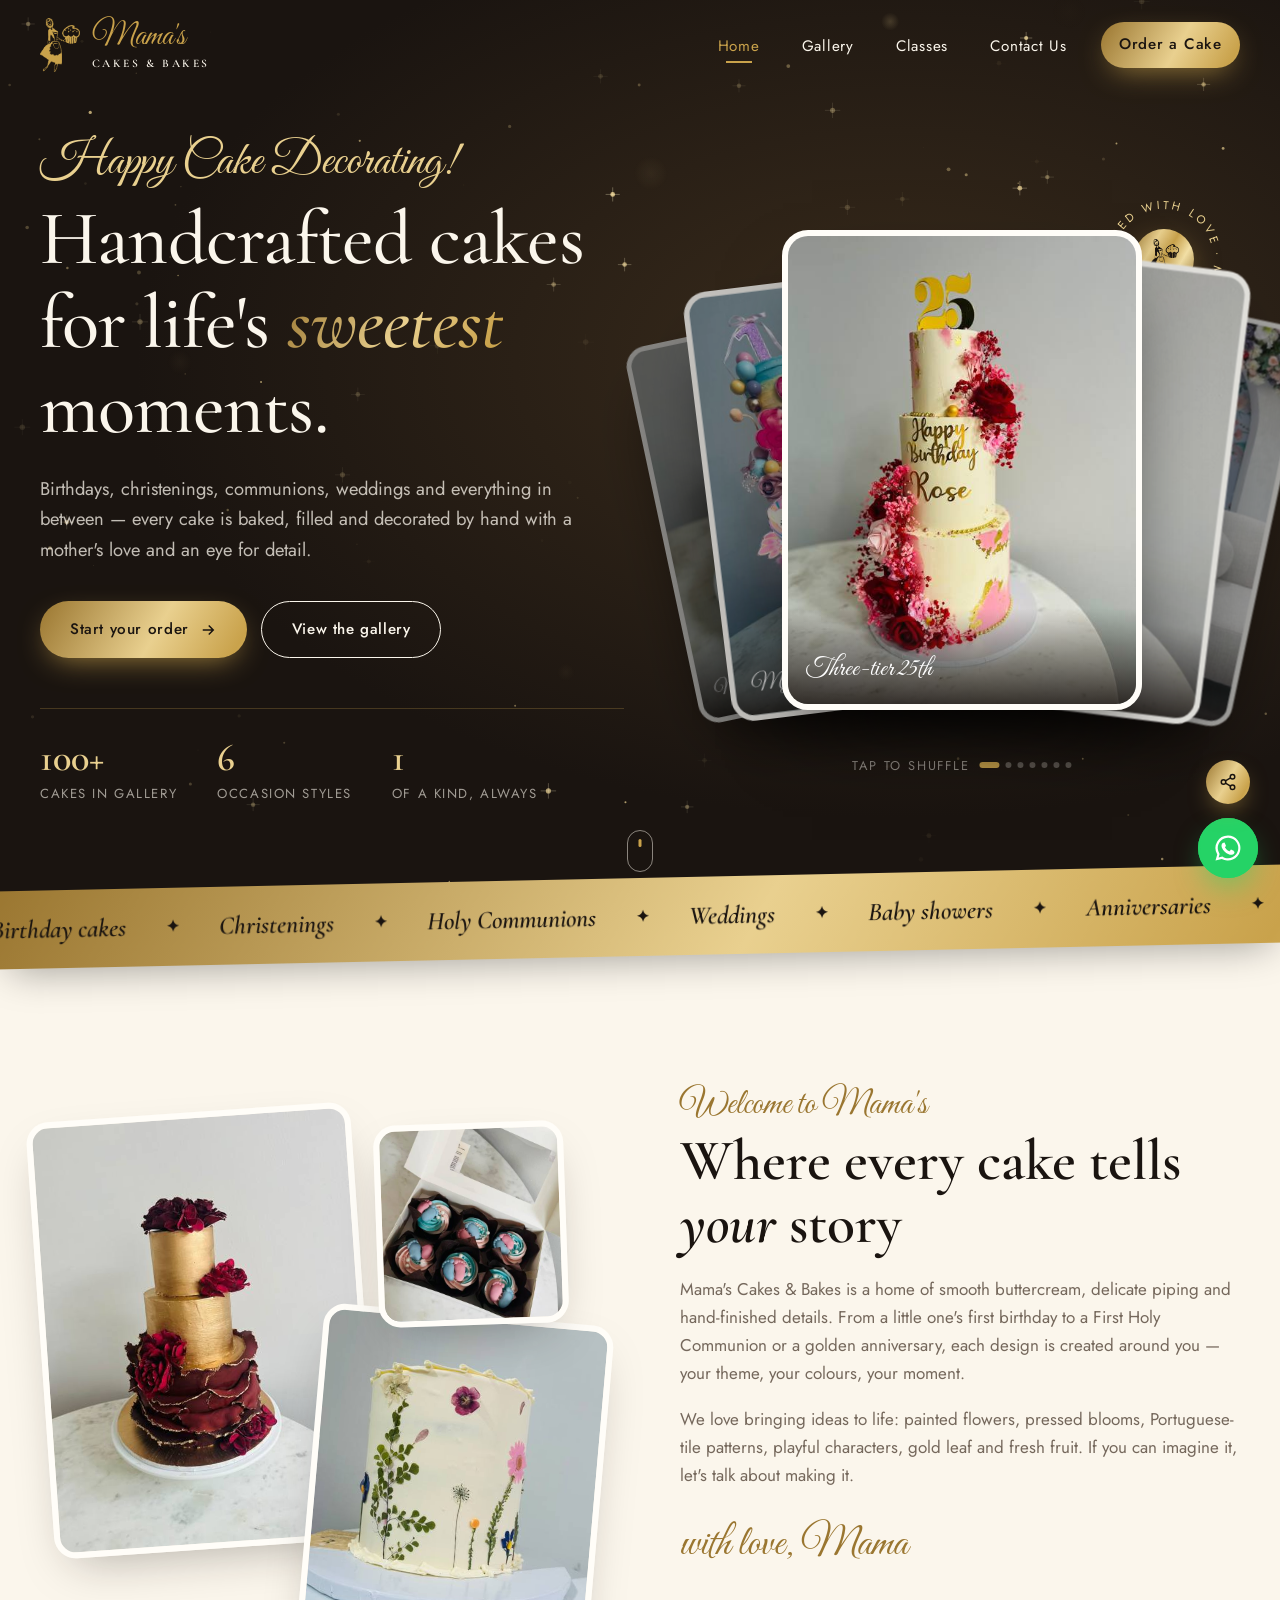
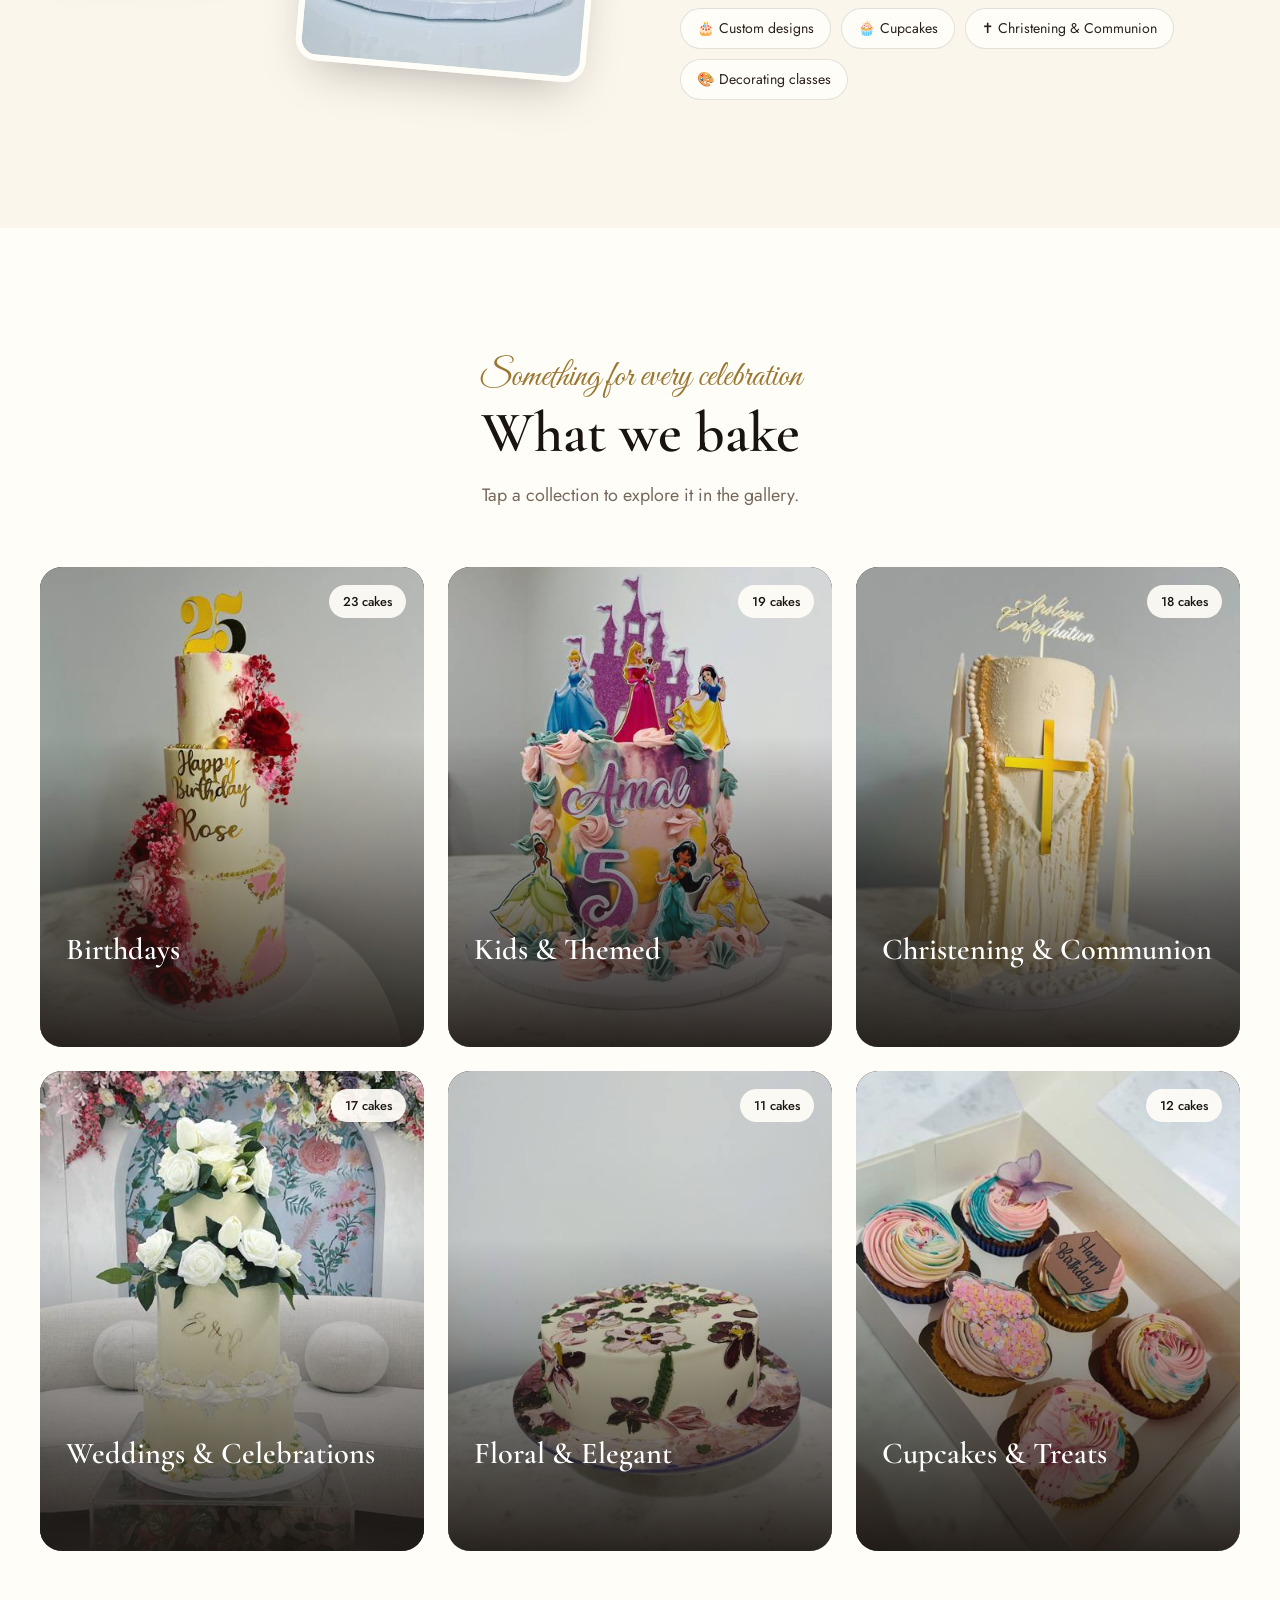
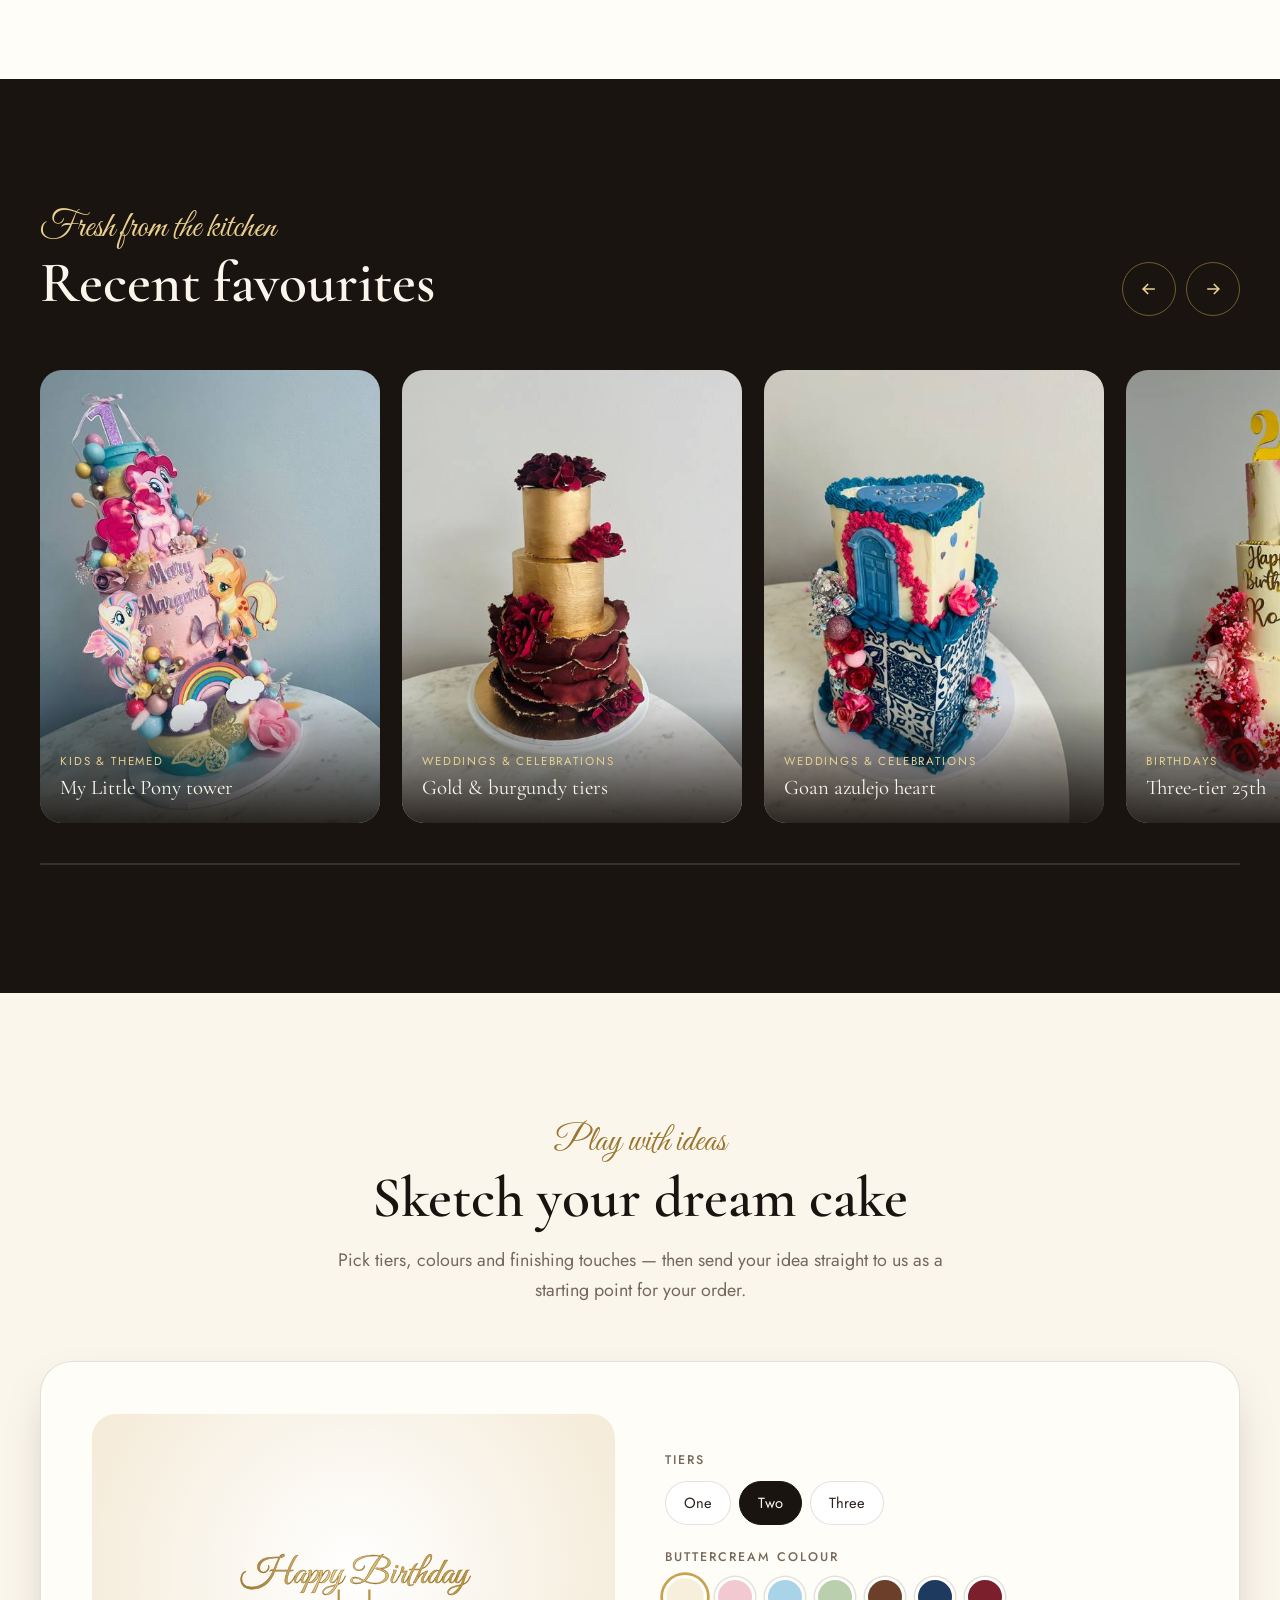
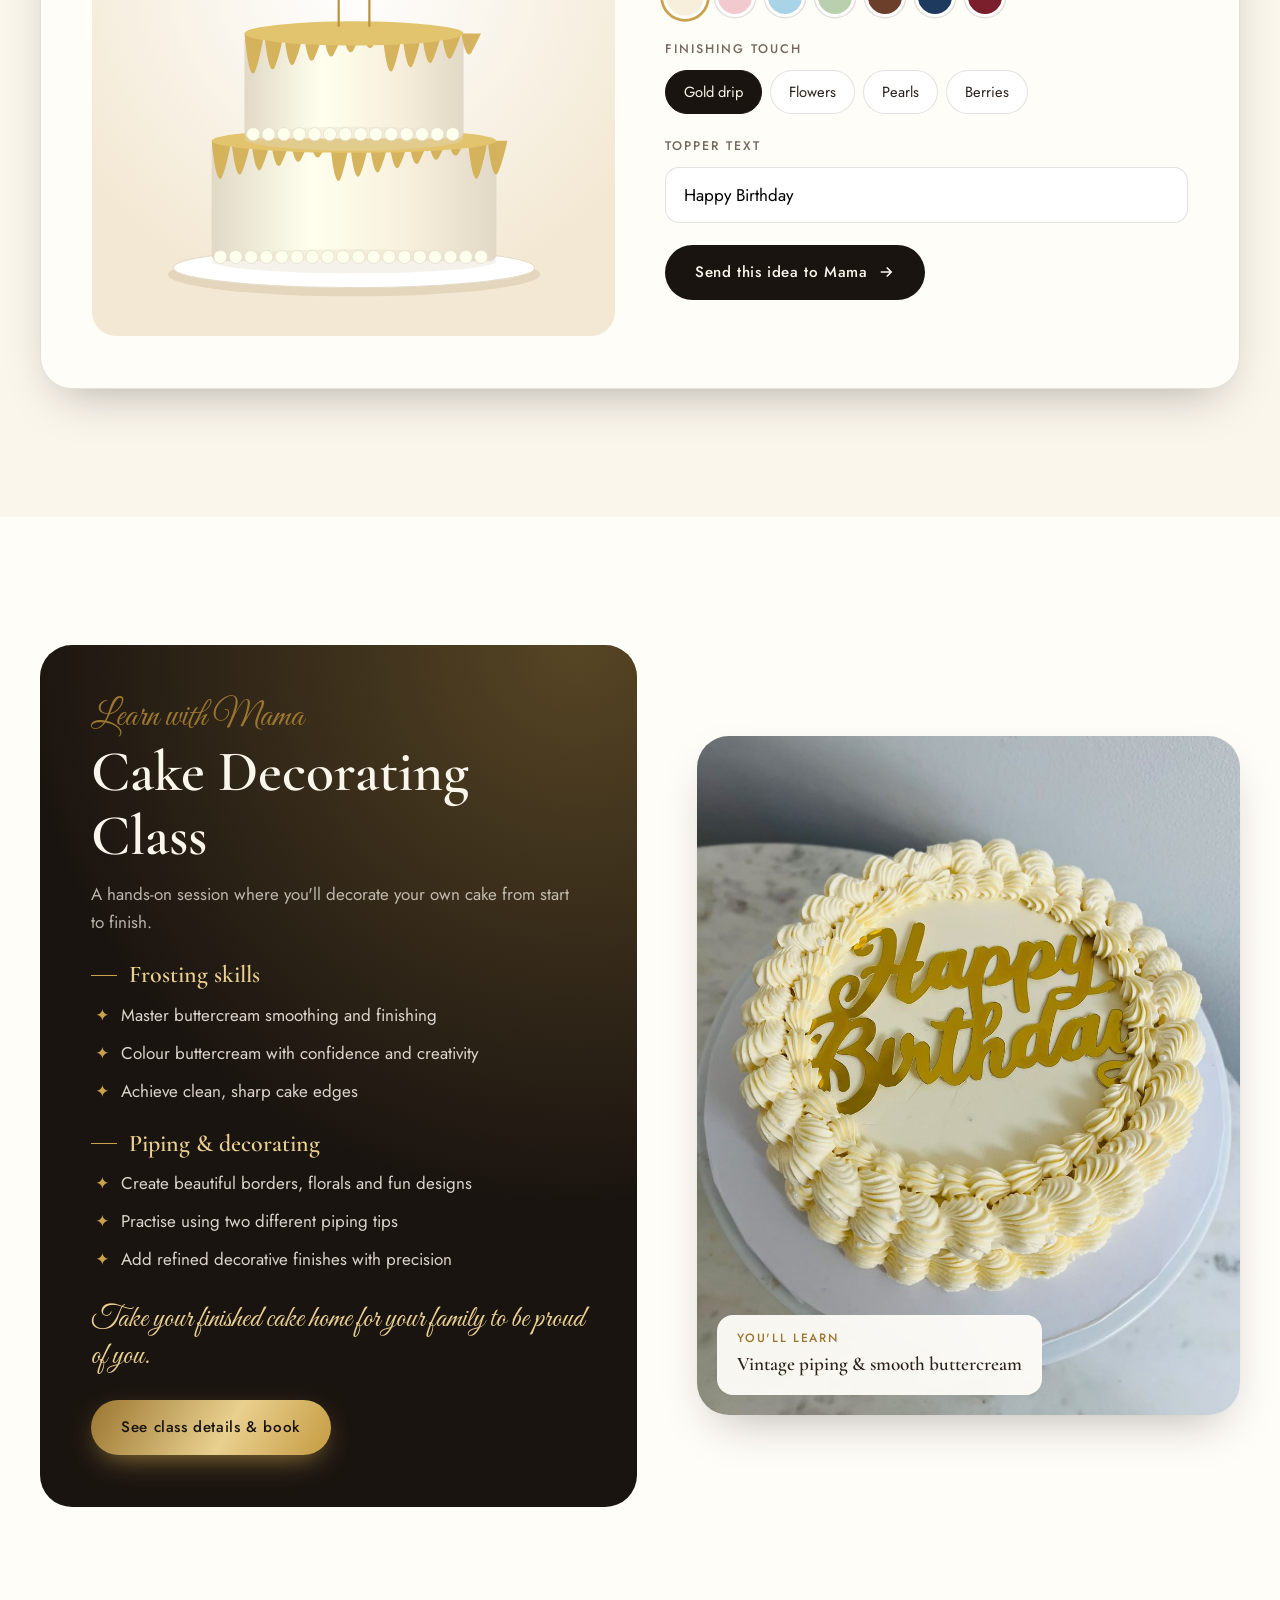
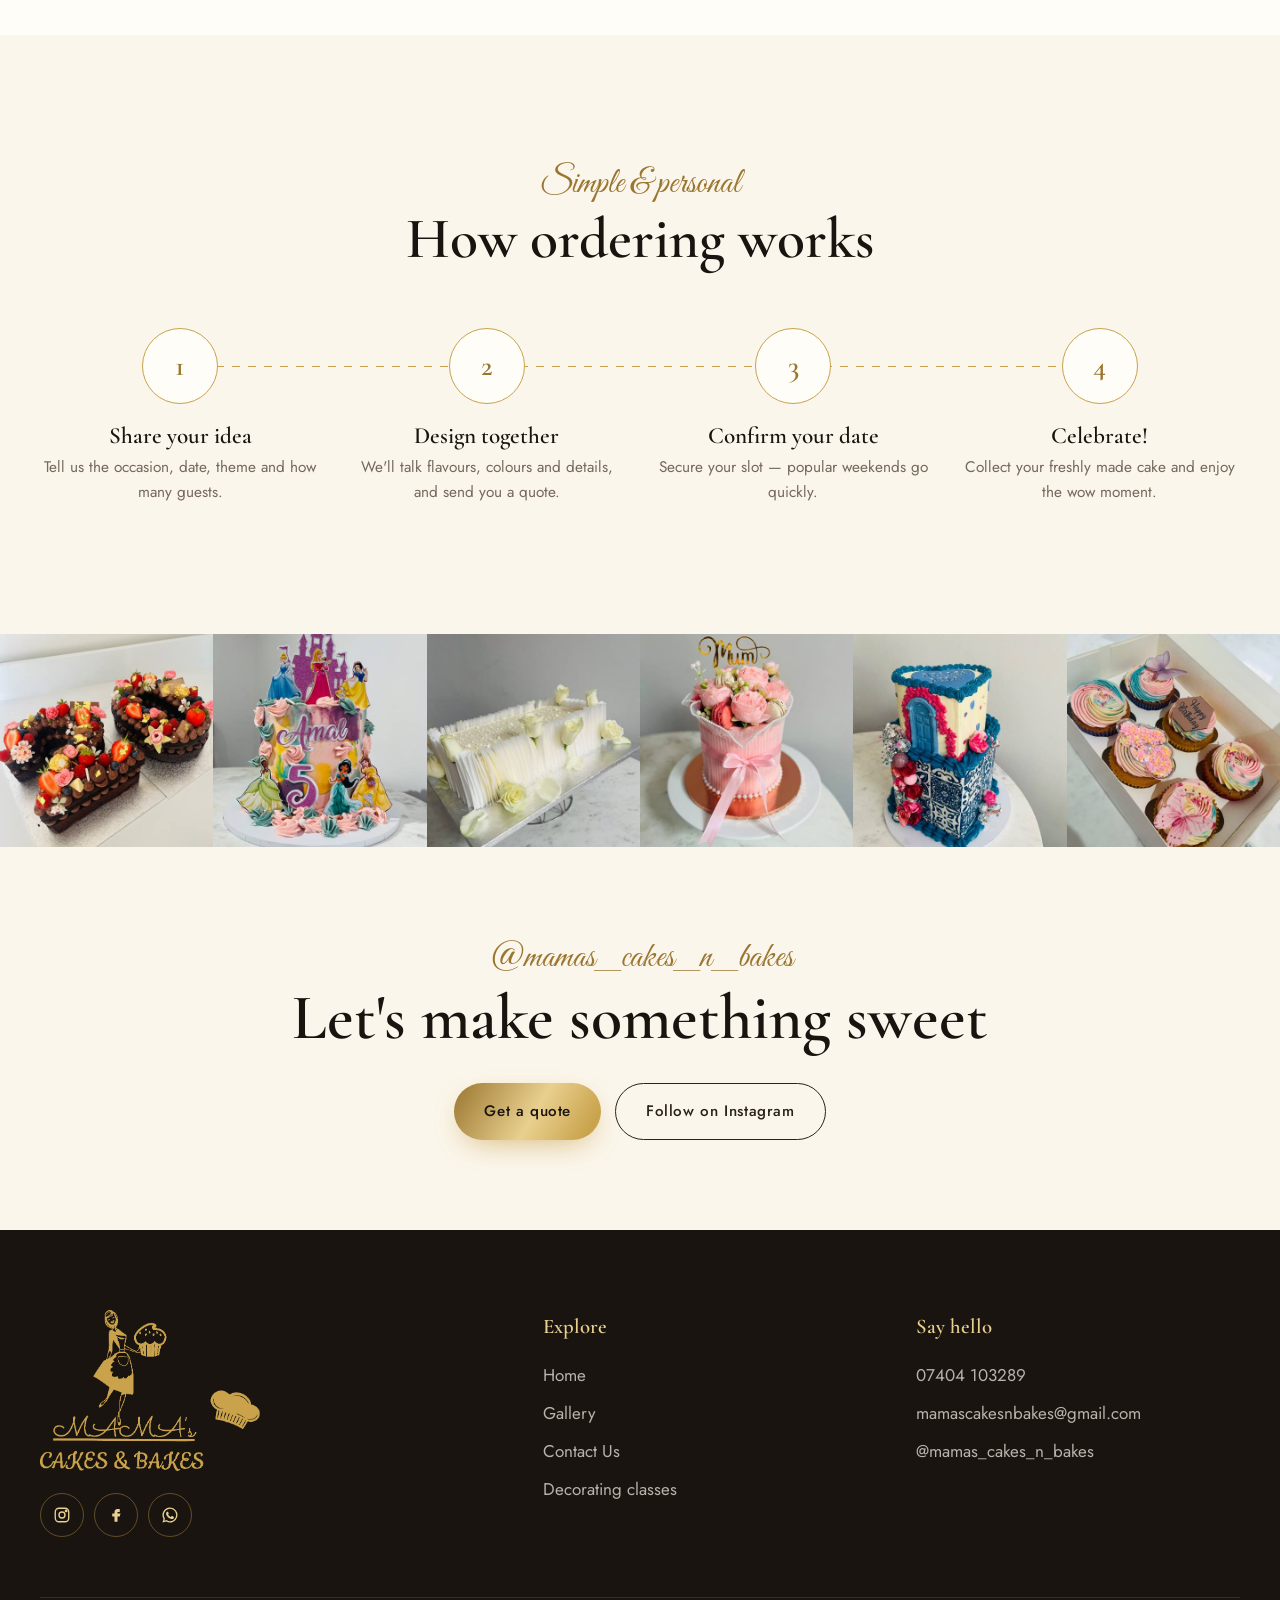
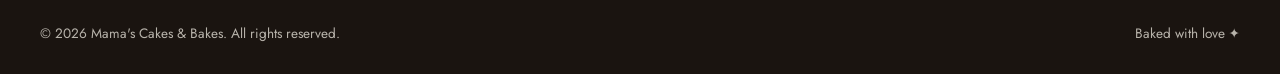
<file: index.html>
<!DOCTYPE html>
<html lang="en-GB">
<head>
<meta charset="utf-8">
<meta name="viewport" content="width=device-width, initial-scale=1">
<title>Mama's Cakes & Bakes | Handcrafted Celebration Cakes</title>
<meta name="description" content="Mama's Cakes & Bakes – handcrafted buttercream celebration cakes, christening & communion cakes, kids' themed cakes, cupcakes and cake decorating classes.">
<meta property="og:title" content="Mama's Cakes & Bakes">
<meta property="og:description" content="Handcrafted cakes for life's sweetest moments.">
<meta property="og:image" content="https://mamascakesnbakes.com/images/gallery/cake-035.jpg">
<meta property="og:url" content="https://mamascakesnbakes.com/">
<link rel="canonical" href="https://mamascakesnbakes.com/">
<meta name="theme-color" content="#1a1410">
<link rel="icon" href="images/brand/favicon.png">
<link rel="preconnect" href="https://fonts.googleapis.com"><link rel="preconnect" href="https://fonts.gstatic.com" crossorigin>
<link href="https://fonts.googleapis.com/css2?family=Cormorant+Garamond:ital,wght@0,500;0,600;1,500&family=Great+Vibes&family=Jost:wght@300;400;500&display=swap" rel="stylesheet">
<link rel="stylesheet" href="css/style.css">
</head>
<body>
<div class="preloader"><div><img src="images/brand/mark-gold.png" alt=""><div class="bar"></div></div></div>

<header class="site-header">
  <nav class="container nav" aria-label="Main">
    <a href="index.html" class="brand" aria-label="Mama's Cakes & Bakes home">
      <img src="images/brand/mark-gold.png" alt="">
      <span class="brand-text"><span class="script">Mama's</span><small>Cakes &amp; Bakes</small></span>
    </a>
    <ul class="nav-links">
      <li><a href="index.html" class="active">Home</a></li>
      <li><a href="gallery.html">Gallery</a></li>
      <li><a href="classes.html">Classes</a></li>
      <li><a href="contact.html">Contact Us</a></li>
      <li><a href="contact.html" class="btn btn-gold nav-cta">Order a Cake</a></li>
    </ul>
    <button class="burger" aria-label="Open menu" aria-expanded="false"><span></span><span></span><span></span></button>
  </nav>
</header>
<div class="mobile-menu">
  <a href="index.html" class="active">Home</a><a href="gallery.html">Gallery</a><a href="classes.html">Classes</a><a href="contact.html">Contact Us</a>
  <span class="script">Happy Cake Decorating!</span>
</div>

<main>
<!-- HERO -->
<section class="hero">
  <canvas id="sparkles"></canvas>
  <div class="container hero-grid">
    <div>
      <span class="eyebrow">Happy Cake Decorating!</span>
      <h1>
        <span class="split-line"><span>Handcrafted cakes</span></span>
        <span class="split-line"><span>for life's <em class="gold-text">sweetest</em></span></span>
        <span class="split-line"><span>moments.</span></span>
      </h1>
      <p>Birthdays, christenings, communions, weddings and everything in between — every cake is baked, filled and decorated by hand with a mother's love and an eye for detail.</p>
      <div class="hero-actions">
        <a href="contact.html" class="btn btn-gold">Start your order
          <svg viewBox="0 0 24 24" fill="none" stroke="currentColor" stroke-width="2"><path d="M5 12h14M13 6l6 6-6 6"/></svg></a>
        <a href="gallery.html" class="btn btn-ghost">View the gallery</a>
      </div>
      <div class="hero-stats">
        <div><strong data-count="100" data-suffix="+">0</strong><span>Cakes in gallery</span></div>
        <div><strong data-count="6">0</strong><span>Occasion styles</span></div>
        <div><strong>1</strong><span>Of a kind, always</span></div>
      </div>
    </div>
    <div class="deck" id="deck" aria-label="Featured cakes – click to shuffle">
      <svg class="badge-spin" viewBox="0 0 130 130" aria-hidden="true"><defs><path id="circ" d="M65,65 m-50,0 a50,50 0 1,1 100,0 a50,50 0 1,1 -100,0"/></defs><text><textPath href="#circ">Baked with love · Made by hand · </textPath></text></svg>
      <div class="badge-core"><img src="images/brand/mark-black.png" alt=""></div>
      <div class="deck-hint"><span>Tap to shuffle</span><span class="deck-dots"></span></div>
    </div>
  </div>
  <div class="scroll-cue" aria-hidden="true"></div>
</section>

<div class="marquee" aria-hidden="true"><div class="marquee-track" id="marquee"></div></div>

<!-- ABOUT -->
<section class="section">
  <div class="container about-grid">
    <div class="collage reveal">
      <figure class="c1"><img src="images/thumbs/cake-058.jpg" alt="Gold and burgundy tiered cake" loading="lazy"></figure>
      <figure class="c2"><img src="images/thumbs/cake-018.jpg" alt="Pressed wildflower buttercream cake" loading="lazy"></figure>
      <figure class="c3"><img src="images/thumbs/cake-091.jpg" alt="Baby-feet cupcakes" loading="lazy"></figure>
    </div>
    <div class="about-text">
      <span class="eyebrow reveal">Welcome to Mama's</span>
      <h2 class="reveal" data-d="1">Where every cake tells <em>your</em> story</h2>
      <p class="reveal" data-d="2">Mama's Cakes &amp; Bakes is a home of smooth buttercream, delicate piping and hand-finished details. From a little one's first birthday to a First Holy Communion or a golden anniversary, each design is created around you — your theme, your colours, your moment.</p>
      <p class="reveal" data-d="3">We love bringing ideas to life: painted flowers, pressed blooms, Portuguese-tile patterns, playful characters, gold leaf and fresh fruit. If you can imagine it, let's talk about making it.</p>
      <span class="signature reveal" data-d="3">with love, Mama</span>
      <div class="pills reveal" data-d="4">
        <span class="pill">🎂 Custom designs</span><span class="pill">🧁 Cupcakes</span><span class="pill">✝️ Christening &amp; Communion</span><span class="pill">🎨 Decorating classes</span>
      </div>
    </div>
  </div>
</section>

<!-- OCCASIONS -->
<section class="section bg-paper">
  <div class="container">
    <div class="section-head">
      <span class="eyebrow reveal">Something for every celebration</span>
      <h2 class="reveal" data-d="1">What we bake</h2>
      <p class="lead reveal" data-d="2">Tap a collection to explore it in the gallery.</p>
    </div>
    <div class="occasions" id="occasions"></div>
  </div>
</section>

<!-- FEATURED -->
<section class="section dark">
  <div class="container carousel-head">
    <div>
      <span class="eyebrow reveal">Fresh from the kitchen</span>
      <h2 class="reveal" data-d="1">Recent favourites</h2>
    </div>
    <div class="car-btns">
      <button class="car-btn" data-dir="-1" aria-label="Previous"><svg width="20" viewBox="0 0 24 24" fill="none" stroke="currentColor" stroke-width="2"><path d="M19 12H5M11 6l-6 6 6 6"/></svg></button>
      <button class="car-btn" data-dir="1" aria-label="Next"><svg width="20" viewBox="0 0 24 24" fill="none" stroke="currentColor" stroke-width="2"><path d="M5 12h14M13 6l6 6-6 6"/></svg></button>
    </div>
  </div>
  <div class="carousel" id="carousel"></div>
  <div class="progress"><i id="carProg"></i></div>
</section>

<!-- CAKE BUILDER -->
<section class="section">
  <div class="container">
    <div class="section-head">
      <span class="eyebrow reveal">Play with ideas</span>
      <h2 class="reveal" data-d="1">Sketch your dream cake</h2>
      <p class="lead reveal" data-d="2">Pick tiers, colours and finishing touches — then send your idea straight to us as a starting point for your order.</p>
    </div>
    <div class="builder reveal">
      <div class="stage" id="stage"></div>
      <div>
        <div class="opt-group"><span class="opt-label">Tiers</span>
          <div class="chips" data-opt="tiers"><button class="chip" data-v="1">One</button><button class="chip on" data-v="2">Two</button><button class="chip" data-v="3">Three</button></div></div>
        <div class="opt-group"><span class="opt-label">Buttercream colour</span>
          <div class="swatches" data-opt="color">
            <button class="swatch on" data-v="#f7efdc" style="background:#f7efdc" aria-label="Ivory"></button>
            <button class="swatch" data-v="#f2c9cf" style="background:#f2c9cf" aria-label="Blush pink"></button>
            <button class="swatch" data-v="#a9d3e6" style="background:#a9d3e6" aria-label="Sky blue"></button>
            <button class="swatch" data-v="#b9cfae" style="background:#b9cfae" aria-label="Sage green"></button>
            <button class="swatch" data-v="#6b3f2a" style="background:#6b3f2a" aria-label="Chocolate"></button>
            <button class="swatch" data-v="#1f3a5f" style="background:#1f3a5f" aria-label="Navy"></button>
            <button class="swatch" data-v="#7a1f2b" style="background:#7a1f2b" aria-label="Burgundy"></button>
          </div></div>
        <div class="opt-group"><span class="opt-label">Finishing touch</span>
          <div class="chips" data-opt="deco"><button class="chip on" data-v="drip">Gold drip</button><button class="chip" data-v="flowers">Flowers</button><button class="chip" data-v="pearls">Pearls</button><button class="chip" data-v="berries">Berries</button></div></div>
        <div class="opt-group"><label for="topper">Topper text</label>
          <input id="topper" class="text-input" maxlength="18" value="Happy Birthday" placeholder="e.g. Oh Baby, 25, God Bless"></div>
        <a class="btn btn-dark" id="sendIdea" href="contact.html">Send this idea to Mama
          <svg viewBox="0 0 24 24" fill="none" stroke="currentColor" stroke-width="2"><path d="M5 12h14M13 6l6 6-6 6"/></svg></a>
      </div>
    </div>
  </div>
</section>

<!-- CLASSES -->
<section class="section bg-paper">
  <div class="container classes">
    <div class="class-card reveal">
      <span class="eyebrow">Learn with Mama</span>
      <h2 style="color:var(--cream)">Cake Decorating Class</h2>
      <p style="color:rgba(251,246,236,.7);margin-top:12px">A hands-on session where you'll decorate your own cake from start to finish.</p>
      <h3>Frosting skills</h3>
      <ul>
        <li>Master buttercream smoothing and finishing</li>
        <li>Colour buttercream with confidence and creativity</li>
        <li>Achieve clean, sharp cake edges</li>
      </ul>
      <h3>Piping &amp; decorating</h3>
      <ul>
        <li>Create beautiful borders, florals and fun designs</li>
        <li>Practise using two different piping tips</li>
        <li>Add refined decorative finishes with precision</li>
      </ul>
      <p class="note">Take your finished cake home for your family to be proud of you.</p>
      <a href="classes.html" class="btn btn-gold" style="margin-top:26px">See class details &amp; book</a>
    </div>
    <div class="class-visual reveal" data-d="2">
      <img src="images/gallery/cake-057.jpg" alt="Vintage piped Happy Birthday cake" loading="lazy">
      <div class="tag"><small>You'll learn</small>Vintage piping &amp; smooth buttercream</div>
    </div>
  </div>
</section>

<!-- STEPS -->
<section class="section">
  <div class="container">
    <div class="section-head">
      <span class="eyebrow reveal">Simple &amp; personal</span>
      <h2 class="reveal" data-d="1">How ordering works</h2>
    </div>
    <div class="steps">
      <div class="step reveal"><div class="num">1</div><h3>Share your idea</h3><p>Tell us the occasion, date, theme and how many guests.</p></div>
      <div class="step reveal" data-d="1"><div class="num">2</div><h3>Design together</h3><p>We'll talk flavours, colours and details, and send you a quote.</p></div>
      <div class="step reveal" data-d="2"><div class="num">3</div><h3>Confirm your date</h3><p>Secure your slot — popular weekends go quickly.</p></div>
      <div class="step reveal" data-d="3"><div class="num">4</div><h3>Celebrate!</h3><p>Collect your freshly made cake and enjoy the wow moment.</p></div>
    </div>
  </div>
</section>

<!-- INSTAGRAM -->
<section>
  <div class="insta" id="insta"></div>
  <div class="container cta-band">
    <span class="eyebrow reveal">@mamas_cakes_n_bakes</span>
    <h2 class="reveal" data-d="1">Let's make something sweet</h2>
    <div class="hero-actions reveal" data-d="2">
      <a href="contact.html" class="btn btn-gold">Get a quote</a>
      <a href="https://www.instagram.com/mamas_cakes_n_bakes/" target="_blank" rel="noopener" class="btn btn-ghost">Follow on Instagram</a>
    </div>
  </div>
</section>
</main>

<footer class="site-footer">
  <div class="container">
    <div class="foot-grid">
      <div>
        <img class="flogo" src="images/brand/logo-gold.png" alt="Mama's Cakes & Bakes logo">
        <div class="socials">
          <a href="https://www.instagram.com/mamas_cakes_n_bakes/" target="_blank" rel="noopener" aria-label="Instagram"><svg viewBox="0 0 24 24" fill="none" stroke="currentColor" stroke-width="1.8"><rect x="3" y="3" width="18" height="18" rx="5"/><circle cx="12" cy="12" r="4"/><circle cx="17.5" cy="6.5" r="1" fill="currentColor"/></svg></a>
          <a href="https://www.facebook.com/search/top?q=Mama%27s%20cakes%20and%20bakes" target="_blank" rel="noopener" aria-label="Facebook"><svg viewBox="0 0 24 24" fill="currentColor"><path d="M14 8h3V4h-3c-2.8 0-4 1.7-4 4.3V10H7v4h3v7h4v-7h3l1-4h-4V8.6c0-.4.3-.6.6-.6z"/></svg></a>
          <a href="https://wa.me/447404103289" target="_blank" rel="noopener" aria-label="WhatsApp"><svg viewBox="0 0 24 24" fill="currentColor"><path d="M12 2a10 10 0 0 0-8.6 15.1L2 22l5-1.3A10 10 0 1 0 12 2zm0 18.2c-1.5 0-3-.4-4.2-1.2l-.3-.2-3 .8.8-2.9-.2-.3A8.2 8.2 0 1 1 12 20.2zm4.5-6.1c-.2-.1-1.5-.7-1.7-.8-.2-.1-.4-.1-.6.1l-.8 1c-.1.2-.3.2-.5.1a6.7 6.7 0 0 1-3.3-2.9c-.3-.4.3-.4.7-1.3.1-.2 0-.3 0-.4l-.8-1.8c-.2-.5-.4-.4-.6-.4h-.5a1 1 0 0 0-.7.3 3 3 0 0 0-.9 2.2c0 1.3.9 2.5 1 2.7.1.2 1.8 2.8 4.4 3.9 1.6.7 2.3.8 3.1.6.5-.1 1.5-.6 1.7-1.2.2-.6.2-1.1.2-1.2-.1-.1-.3-.2-.5-.3z"/></svg></a>
        </div>
      </div>
      <div>
        <h4>Explore</h4>
        <ul><li><a href="index.html">Home</a></li><li><a href="gallery.html">Gallery</a></li><li><a href="contact.html">Contact Us</a></li><li><a href="classes.html">Decorating classes</a></li></ul>
      </div>
      <div>
        <h4>Say hello</h4>
        <ul><li><a href="tel:07404103289">07404 103289</a></li><li><a href="mailto:mamascakesnbakes@gmail.com">mamascakesnbakes@gmail.com</a></li><li><a href="https://www.instagram.com/mamas_cakes_n_bakes/" target="_blank" rel="noopener">@mamas_cakes_n_bakes</a></li></ul>
      </div>
    </div>
    <div class="foot-bottom"><span>© <span data-year></span> Mama's Cakes &amp; Bakes. All rights reserved.</span><span>Baked with love ✦</span></div>
  </div>
</footer>

<a class="fab" href="https://wa.me/447404103289?text=Hi%20Mama's%20Cakes%20%26%20Bakes!%20I'd%20like%20to%20ask%20about%20a%20cake." target="_blank" rel="noopener" aria-label="Chat on WhatsApp"><svg viewBox="0 0 24 24" fill="currentColor"><path d="M12 2a10 10 0 0 0-8.6 15.1L2 22l5-1.3A10 10 0 1 0 12 2zm0 18.2c-1.5 0-3-.4-4.2-1.2l-.3-.2-3 .8.8-2.9-.2-.3A8.2 8.2 0 1 1 12 20.2zm4.5-6.1c-.2-.1-1.5-.7-1.7-.8-.2-.1-.4-.1-.6.1l-.8 1c-.1.2-.3.2-.5.1a6.7 6.7 0 0 1-3.3-2.9c-.3-.4.3-.4.7-1.3.1-.2 0-.3 0-.4l-.8-1.8c-.2-.5-.4-.4-.6-.4h-.5a1 1 0 0 0-.7.3 3 3 0 0 0-.9 2.2c0 1.3.9 2.5 1 2.7.1.2 1.8 2.8 4.4 3.9 1.6.7 2.3.8 3.1.6.5-.1 1.5-.6 1.7-1.2.2-.6.2-1.1.2-1.2-.1-.1-.3-.2-.5-.3z"/></svg></a>
<button class="share-fab" aria-label="Share this page" title="Share this page"><svg width="18" viewBox="0 0 24 24" fill="none" stroke="currentColor" stroke-width="2"><circle cx="18" cy="5" r="3"/><circle cx="6" cy="12" r="3"/><circle cx="18" cy="19" r="3"/><path d="M8.6 13.5l6.8 4M15.4 6.5l-6.8 4"/></svg></button>
<button class="to-top" aria-label="Back to top"><svg width="18" viewBox="0 0 24 24" fill="none" stroke="currentColor" stroke-width="2"><path d="M12 19V5M6 11l6-6 6 6"/></svg></button>

<script src="js/gallery-data.js"></script>
<script src="js/main.js"></script>
<script src="js/home.js"></script>
</body>
</html>
</file>
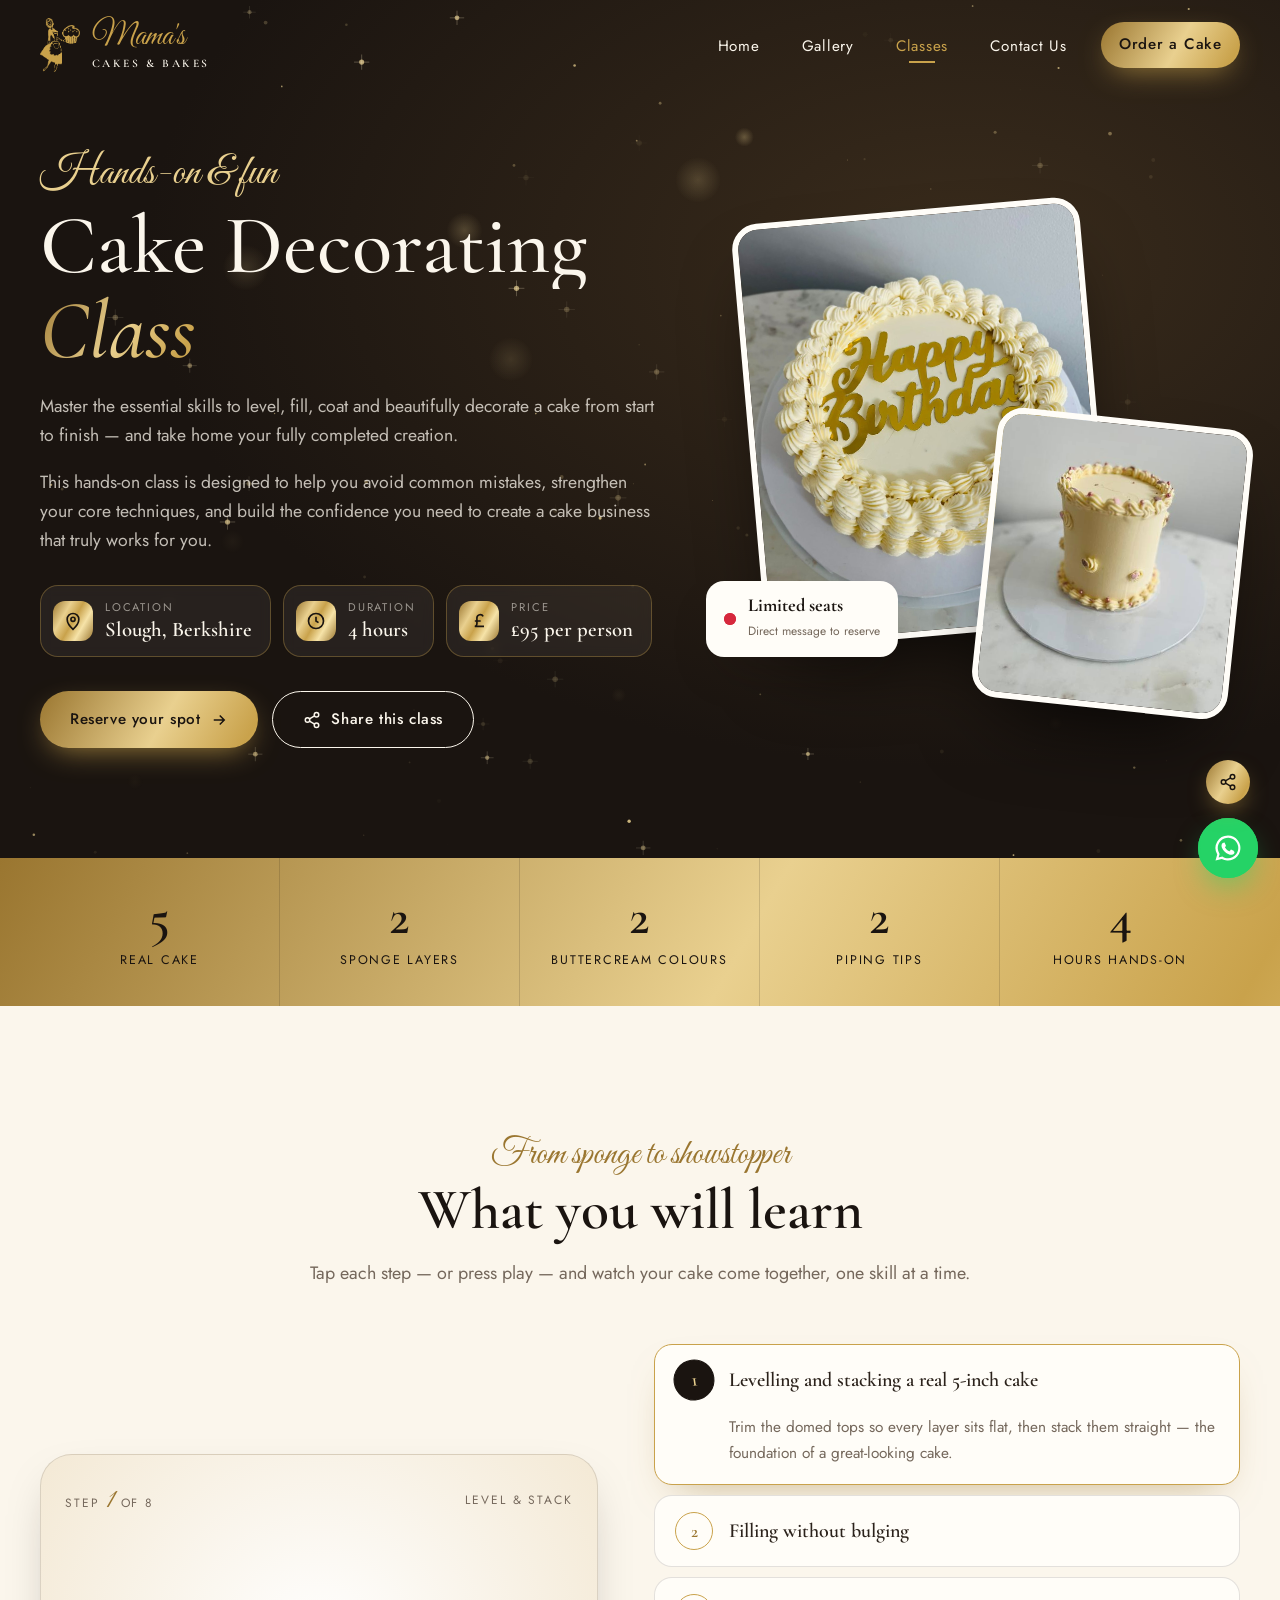
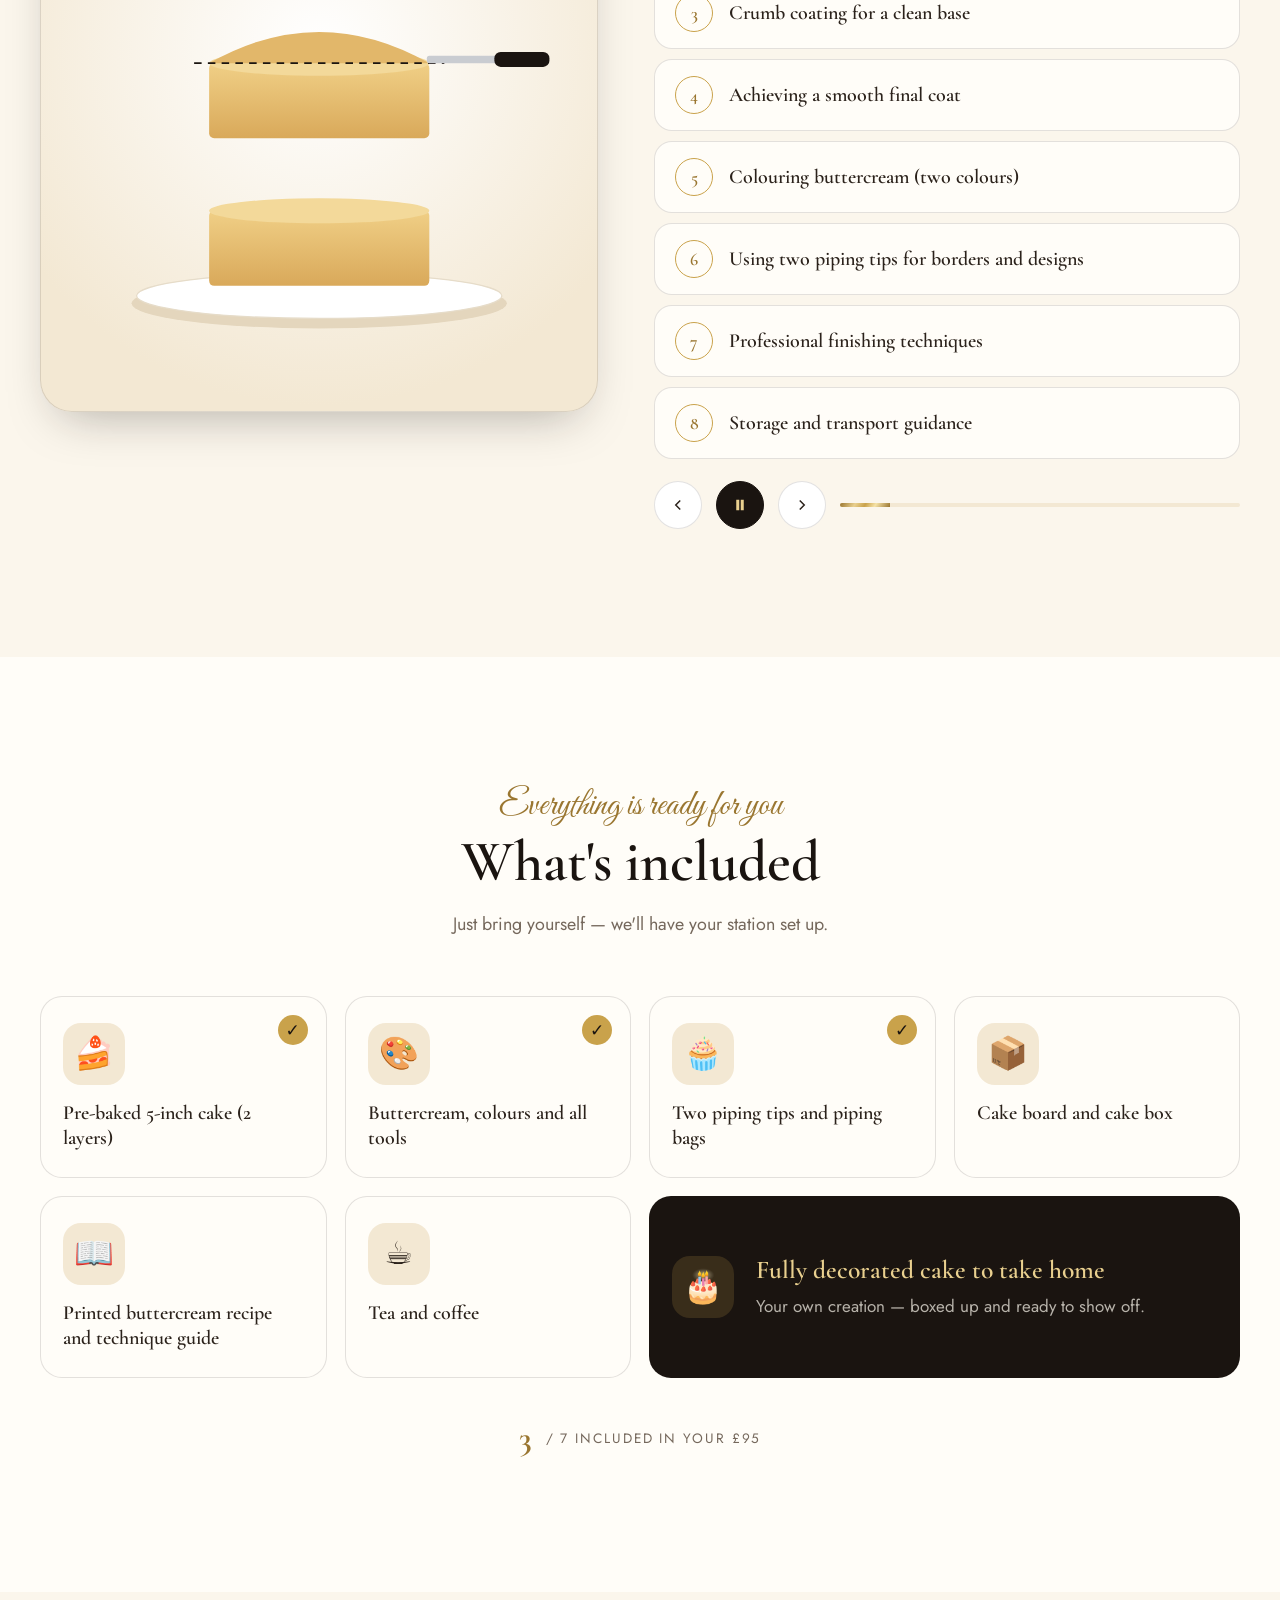
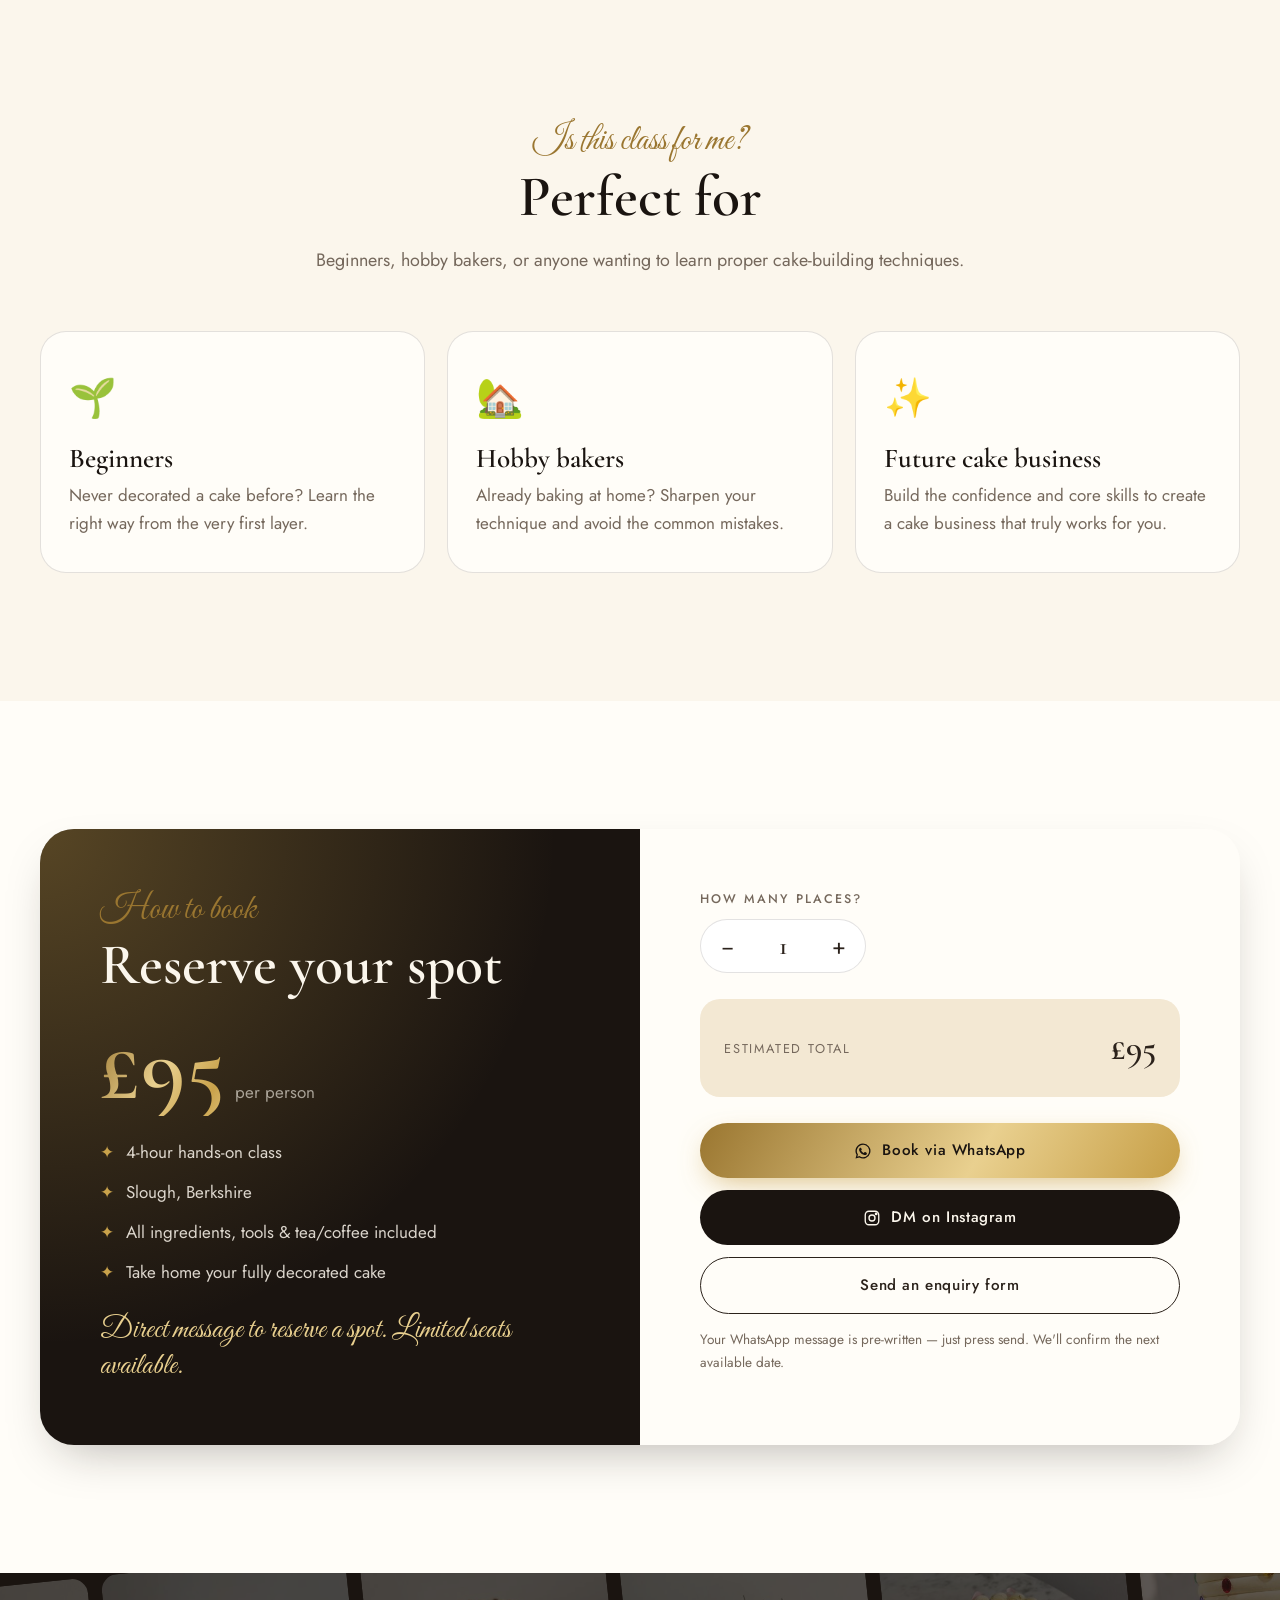
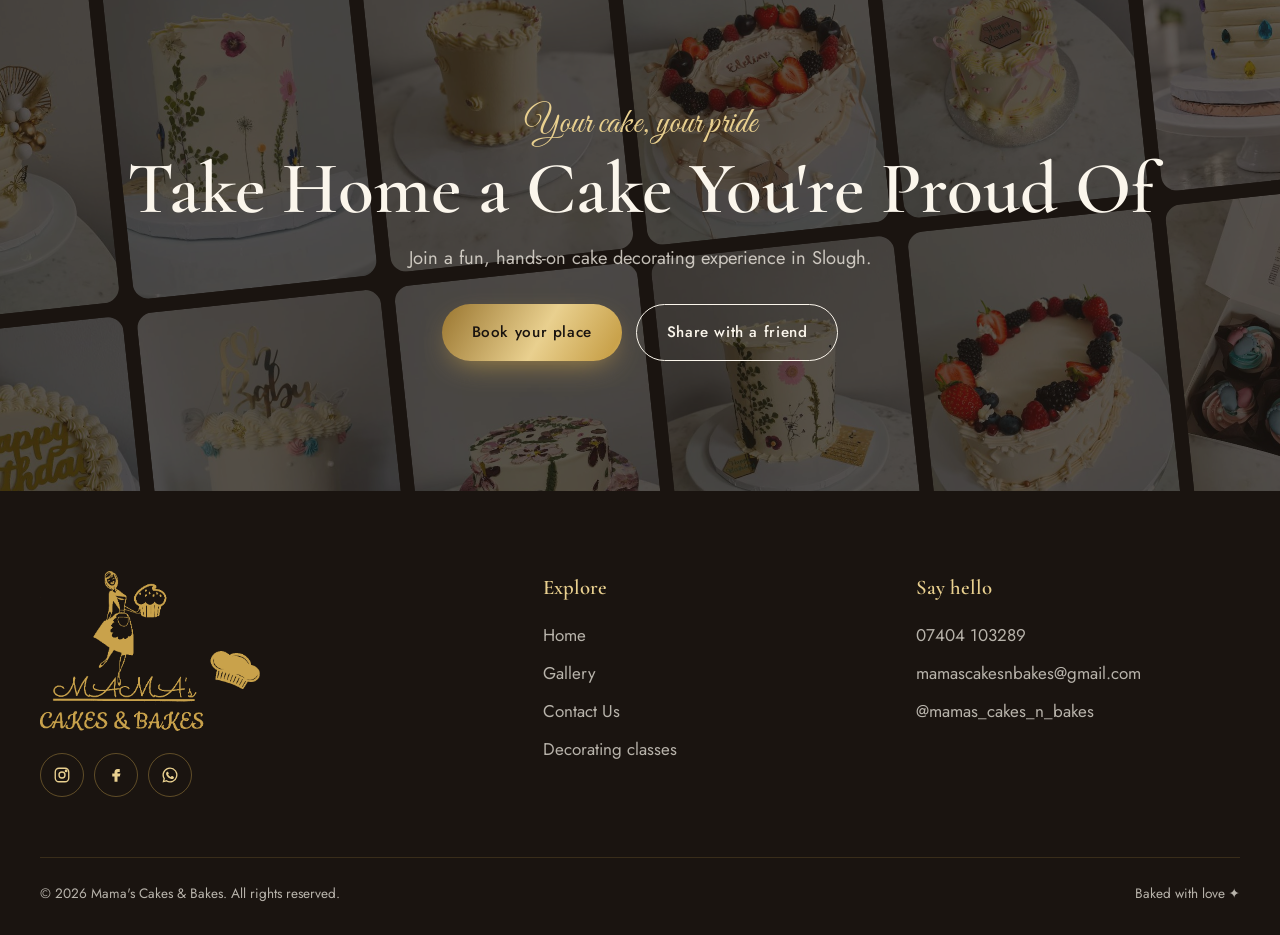
<file: classes.html>
<!DOCTYPE html>
<html lang="en-GB">
<head>
<meta charset="utf-8">
<meta name="viewport" content="width=device-width, initial-scale=1">
<title>Cake Decorating Class in Slough | Mama's Cakes & Bakes</title>
<meta name="description" content="Hands-on 4-hour buttercream cake decorating class in Slough, Berkshire. Level, fill, coat and decorate a 5-inch cake and take it home. £95 per person.">
<meta property="og:title" content="Cake Decorating Class – Mama's Cakes & Bakes">
<meta property="og:description" content="4 hours · £95 per person · Slough, Berkshire. Take home a cake you're proud of.">
<meta property="og:image" content="https://mamascakesnbakes.com/images/gallery/cake-057.jpg">
<meta property="og:url" content="https://mamascakesnbakes.com/classes">
<link rel="canonical" href="https://mamascakesnbakes.com/classes">
<meta name="theme-color" content="#1a1410">
<link rel="icon" href="images/brand/favicon.png">
<link rel="preconnect" href="https://fonts.googleapis.com"><link rel="preconnect" href="https://fonts.gstatic.com" crossorigin>
<link href="https://fonts.googleapis.com/css2?family=Cormorant+Garamond:ital,wght@0,500;0,600;1,500&family=Great+Vibes&family=Jost:wght@300;400;500&display=swap" rel="stylesheet">
<link rel="stylesheet" href="css/style.css">
</head>
<body>
<div class="preloader"><div><img src="images/brand/mark-gold.png" alt=""><div class="bar"></div></div></div>

<header class="site-header">
  <nav class="container nav" aria-label="Main">
    <a href="index.html" class="brand" aria-label="Mama's Cakes & Bakes home">
      <img src="images/brand/mark-gold.png" alt="">
      <span class="brand-text"><span class="script">Mama's</span><small>Cakes &amp; Bakes</small></span>
    </a>
    <ul class="nav-links">
      <li><a href="index.html">Home</a></li>
      <li><a href="gallery.html">Gallery</a></li>
      <li><a href="classes.html" class="active">Classes</a></li>
      <li><a href="contact.html">Contact Us</a></li>
      <li><a href="contact.html" class="btn btn-gold nav-cta">Order a Cake</a></li>
    </ul>
    <button class="burger" aria-label="Open menu" aria-expanded="false"><span></span><span></span><span></span></button>
  </nav>
</header>
<div class="mobile-menu">
  <a href="index.html">Home</a><a href="gallery.html">Gallery</a><a href="classes.html" class="active">Classes</a><a href="contact.html">Contact Us</a>
  <span class="script">Happy Cake Decorating!</span>
</div>

<main>
<!-- HERO -->
<section class="class-hero">
  <canvas id="sparkles"></canvas>
  <div class="container">
    <div>
      <span class="eyebrow">Hands-on &amp; fun</span>
      <h1><span class="split-line"><span>Cake Decorating</span></span><span class="split-line"><span><em class="gold-text">Class</em></span></span></h1>
      <p>Master the essential skills to level, fill, coat and beautifully decorate a cake from start to finish — and take home your fully completed creation.</p>
      <p>This hands-on class is designed to help you avoid common mistakes, strengthen your core techniques, and build the confidence you need to create a cake business that truly works for you.</p>
      <div class="facts">
        <div class="fact"><i><svg viewBox="0 0 24 24" fill="none" stroke="currentColor" stroke-width="2"><path d="M12 22s7-6.2 7-12a7 7 0 0 0-14 0c0 5.8 7 12 7 12z"/><circle cx="12" cy="10" r="2.5"/></svg></i><span><small>Location</small><b>Slough, Berkshire</b></span></div>
        <div class="fact"><i><svg viewBox="0 0 24 24" fill="none" stroke="currentColor" stroke-width="2"><circle cx="12" cy="12" r="9"/><path d="M12 7v5l3 2"/></svg></i><span><small>Duration</small><b>4 hours</b></span></div>
        <div class="fact"><i><svg viewBox="0 0 24 24" fill="none" stroke="currentColor" stroke-width="2"><path d="M17 6.5A4 4 0 0 0 9.5 8v4H7m2.5 0v3.5c0 1.5-1 2.5-2.5 3H18M7 12h7"/></svg></i><span><small>Price</small><b>£95 per person</b></span></div>
      </div>
      <div class="hero-actions">
        <a href="#book" class="btn btn-gold">Reserve your spot
          <svg viewBox="0 0 24 24" fill="none" stroke="currentColor" stroke-width="2"><path d="M5 12h14M13 6l6 6-6 6"/></svg></a>
        <button class="btn btn-ghost" data-share><svg viewBox="0 0 24 24" fill="none" stroke="currentColor" stroke-width="2"><circle cx="18" cy="5" r="3"/><circle cx="6" cy="12" r="3"/><circle cx="18" cy="19" r="3"/><path d="M8.6 13.5l6.8 4M15.4 6.5l-6.8 4"/></svg>Share this class</button>
      </div>
    </div>
    <div class="hero-photo">
      <figure class="p1"><img src="images/gallery/cake-057.jpg" alt="Piped buttercream Happy Birthday cake"></figure>
      <figure class="p2"><img src="images/thumbs/cake-078.jpg" alt="Vintage piped buttercream cake"></figure>
      <div class="seat-tag"><span class="pulse"></span><span><b>Limited seats</b><small>Direct message to reserve</small></span></div>
    </div>
  </div>
</section>

<!-- NUMBERS -->
<section class="numbers" aria-label="Class at a glance">
  <div class="container">
    <div class="num-item"><strong data-count="5" data-suffix="&quot;">0</strong><span>Real cake</span></div>
    <div class="num-item"><strong data-count="2">0</strong><span>Sponge layers</span></div>
    <div class="num-item"><strong data-count="2">0</strong><span>Buttercream colours</span></div>
    <div class="num-item"><strong data-count="2">0</strong><span>Piping tips</span></div>
    <div class="num-item"><strong data-count="4">0</strong><span>Hours hands-on</span></div>
  </div>
</section>

<!-- JOURNEY -->
<section class="section" id="learn">
  <div class="container">
    <div class="section-head">
      <span class="eyebrow reveal">From sponge to showstopper</span>
      <h2 class="reveal" data-d="1">What you will learn</h2>
      <p class="lead reveal" data-d="2">Tap each step — or press play — and watch your cake come together, one skill at a time.</p>
    </div>
    <div class="journey">
      <div class="journey-stage reveal">
        <div class="stage-label"><span>Step <b id="jNum">1</b> of 8</span><span id="jName">Level &amp; stack</span></div>
        <svg viewBox="0 0 400 400" id="jsvg" aria-hidden="true">
          <defs>
            <linearGradient id="sponge" x1="0" y1="0" x2="0" y2="1"><stop offset="0" stop-color="#f0cf86"/><stop offset="1" stop-color="#d9a95a"/></linearGradient>
            <linearGradient id="cream" x1="0" x2="1"><stop offset="0" stop-color="#eadfc6"/><stop offset=".35" stop-color="#fffaf0"/><stop offset=".75" stop-color="#f7efdc"/><stop offset="1" stop-color="#e6d9bd"/></linearGradient>
            <linearGradient id="ombre" x1="0" y1="0" x2="0" y2="1"><stop offset="0" stop-color="#f7efdc" stop-opacity="0"/><stop offset=".45" stop-color="#f2c9cf"/><stop offset="1" stop-color="#e3a2ae"/></linearGradient>
            <linearGradient id="goldG" x1="0" x2="1"><stop offset="0" stop-color="#9a7630"/><stop offset=".5" stop-color="#e9d08f"/><stop offset="1" stop-color="#b8923d"/></linearGradient>
          </defs>
          <ellipse cx="200" cy="336" rx="150" ry="20" fill="#e4d6bd"/>
          <ellipse cx="200" cy="330" rx="146" ry="18" fill="#fff" stroke="#e6dcc9"/>
          <!-- bottom sponge -->
          <g class="jl"><rect x="112" y="262" width="176" height="60" rx="4" fill="url(#sponge)"/><ellipse cx="200" cy="262" rx="88" ry="10" fill="#f3d99a"/></g>
          <!-- filling -->
          <g class="jl" data-from="1"><rect x="112" y="250" width="176" height="13" fill="#fff6e6"/><rect x="118" y="252" width="164" height="5" fill="#c43a52" opacity=".75" rx="2"/></g>
          <!-- top sponge (floats while levelling) -->
          <g class="jl" id="topLayer"><rect x="112" y="190" width="176" height="60" rx="4" fill="url(#sponge)"/><ellipse cx="200" cy="190" rx="88" ry="10" fill="#f3d99a"/>
            <path class="jl" id="dome" d="M112 190 Q200 140 288 190 Z" fill="#e2b76a"/>
            <line class="jl" id="cutline" x1="100" y1="190" x2="300" y2="190" stroke="#1a1410" stroke-dasharray="6 5" stroke-width="1.5"/>
          </g>
          <!-- knife -->
          <g class="jl" id="knife"><rect x="286" y="184" width="80" height="6" rx="2" fill="#c9ccd1"/><rect x="340" y="181" width="44" height="12" rx="5" fill="#1a1410"/></g>
          <!-- crumb coat -->
          <g class="jl" data-from="2"><rect x="108" y="184" width="184" height="140" rx="6" fill="#fbf3e2" opacity=".62"/>
            <g fill="#d9a95a" opacity=".7"><circle cx="130" cy="220" r="1.8"/><circle cx="170" cy="290" r="1.5"/><circle cx="240" cy="230" r="2"/><circle cx="265" cy="300" r="1.6"/><circle cx="205" cy="260" r="1.4"/><circle cx="150" cy="250" r="1.2"/></g></g>
          <!-- smooth coat -->
          <g class="jl" data-from="3"><rect x="106" y="182" width="188" height="142" rx="6" fill="url(#cream)"/><ellipse cx="200" cy="182" rx="94" ry="11" fill="#fffaf0"/></g>
          <!-- two colours -->
          <g class="jl" data-from="4"><rect x="106" y="210" width="188" height="114" rx="6" fill="url(#ombre)"/></g>
          <!-- piping -->
          <g class="jl" data-from="5" id="piping"></g>
          <!-- finishing -->
          <g class="jl" data-from="6">
            <g fill="url(#goldG)"><path d="M150 214 l6 -3 l3 6 l-7 2z"/><path d="M246 232 l7 -2 l1 7 l-6 1z"/><path d="M188 238 l5 -4 l4 5 l-5 3z"/><path d="M226 204 l4 -4 l4 4 l-4 3z"/></g>
            <text x="200" y="150" text-anchor="middle" font-family="Great Vibes, cursive" font-size="44" fill="url(#goldG)">Happy Day</text>
            <line x1="184" y1="156" x2="184" y2="176" stroke="#b8923d" stroke-width="2"/><line x1="216" y1="156" x2="216" y2="176" stroke="#b8923d" stroke-width="2"/>
            <g fill="#e9d08f"><path d="M92 120 l3 8 l8 3 l-8 3 l-3 8 l-3 -8 l-8 -3 l8 -3z"/><path d="M312 104 l2 6 l6 2 l-6 2 l-2 6 l-2 -6 l-6 -2 l6 -2z"/></g>
          </g>
          <!-- box -->
          <g class="jl" data-from="7">
            <rect x="72" y="96" width="256" height="240" rx="8" fill="#f6ead3" fill-opacity=".35" stroke="#c9a24b" stroke-width="3"/>
            <path d="M72 96 L112 70 L368 70 L328 96" fill="#f6ead3" fill-opacity=".5" stroke="#c9a24b" stroke-width="3" stroke-linejoin="round"/>
            <path d="M328 96 L368 70 L368 310 L328 336" fill="#efdcb8" fill-opacity=".45" stroke="#c9a24b" stroke-width="3" stroke-linejoin="round"/>
            <rect x="140" y="300" width="120" height="26" rx="13" fill="#1a1410"/><text x="200" y="318" text-anchor="middle" font-family="Great Vibes, cursive" font-size="20" fill="#e9d08f">Mama's</text>
          </g>
        </svg>
      </div>
      <div>
        <ol class="step-list" id="steps"></ol>
        <div class="journey-controls">
          <button class="jctl" id="jPrev" aria-label="Previous step"><svg width="18" viewBox="0 0 24 24" fill="none" stroke="currentColor" stroke-width="2"><path d="M15 6l-6 6 6 6"/></svg></button>
          <button class="jctl play" id="jPlay" aria-label="Play all steps"><svg width="18" viewBox="0 0 24 24" fill="currentColor"><path d="M8 5v14l11-7z"/></svg></button>
          <button class="jctl" id="jNext" aria-label="Next step"><svg width="18" viewBox="0 0 24 24" fill="none" stroke="currentColor" stroke-width="2"><path d="M9 6l6 6-6 6"/></svg></button>
          <div class="jbar"><i id="jBar"></i></div>
        </div>
      </div>
    </div>
  </div>
</section>

<!-- INCLUDED -->
<section class="section bg-paper">
  <div class="container">
    <div class="section-head">
      <span class="eyebrow reveal">Everything is ready for you</span>
      <h2 class="reveal" data-d="1">What's included</h2>
      <p class="lead reveal" data-d="2">Just bring yourself — we'll have your station set up.</p>
    </div>
    <div class="box-grid" id="boxGrid">
      <div class="box-item"><span class="tick">✓</span><div class="ico">🍰</div><b>Pre-baked 5-inch cake (2 layers)</b></div>
      <div class="box-item"><span class="tick">✓</span><div class="ico">🎨</div><b>Buttercream, colours and all tools</b></div>
      <div class="box-item"><span class="tick">✓</span><div class="ico">🧁</div><b>Two piping tips and piping bags</b></div>
      <div class="box-item"><span class="tick">✓</span><div class="ico">📦</div><b>Cake board and cake box</b></div>
      <div class="box-item"><span class="tick">✓</span><div class="ico">📖</div><b>Printed buttercream recipe and technique guide</b></div>
      <div class="box-item"><span class="tick">✓</span><div class="ico">☕</div><b>Tea and coffee</b></div>
      <div class="box-item feature"><span class="tick">✓</span><div class="ico">🎂</div><div><b>Fully decorated cake to take home</b><p style="color:rgba(251,246,236,.7);margin-top:6px">Your own creation — boxed up and ready to show off.</p></div></div>
    </div>
    <div class="box-count"><strong id="boxN">0</strong> / 7 included in your £95</div>
  </div>
</section>

<!-- PERFECT FOR -->
<section class="section">
  <div class="container">
    <div class="section-head">
      <span class="eyebrow reveal">Is this class for me?</span>
      <h2 class="reveal" data-d="1">Perfect for</h2>
      <p class="lead reveal" data-d="2">Beginners, hobby bakers, or anyone wanting to learn proper cake-building techniques.</p>
    </div>
    <div class="who">
      <div class="who-card reveal"><span class="emoji">🌱</span><h3>Beginners</h3><p>Never decorated a cake before? Learn the right way from the very first layer.</p></div>
      <div class="who-card reveal" data-d="1"><span class="emoji">🏡</span><h3>Hobby bakers</h3><p>Already baking at home? Sharpen your technique and avoid the common mistakes.</p></div>
      <div class="who-card reveal" data-d="2"><span class="emoji">✨</span><h3>Future cake business</h3><p>Build the confidence and core skills to create a cake business that truly works for you.</p></div>
    </div>
  </div>
</section>

<!-- BOOK -->
<section class="section bg-paper" id="book">
  <div class="container">
    <div class="book reveal">
      <div class="book-info">
        <span class="eyebrow">How to book</span>
        <h2>Reserve your spot</h2>
        <div class="price"><strong class="gold-text">£95</strong><span>per person</span></div>
        <ul class="book-list">
          <li>4-hour hands-on class</li>
          <li>Slough, Berkshire</li>
          <li>All ingredients, tools &amp; tea/coffee included</li>
          <li>Take home your fully decorated cake</li>
        </ul>
        <p style="margin-top:26px;color:var(--gold-lt);font-family:var(--f-script);font-size:1.9rem;line-height:1.2">Direct message to reserve a spot. Limited seats available.</p>
      </div>
      <div class="book-form">
        <span class="opt-label">How many places?</span>
        <div class="stepper"><button type="button" id="minus" aria-label="Fewer places">−</button><output id="seats">1</output><button type="button" id="plus" aria-label="More places">+</button></div>
        <div class="total"><span>Estimated total</span><strong id="total">£95</strong></div>
        <div class="book-btns">
          <a class="btn btn-gold" id="bookWa" href="https://wa.me/447404103289" target="_blank" rel="noopener"><svg viewBox="0 0 24 24" fill="currentColor"><path d="M12 2a10 10 0 0 0-8.6 15.1L2 22l5-1.3A10 10 0 1 0 12 2zm0 18.2c-1.5 0-3-.4-4.2-1.2l-.3-.2-3 .8.8-2.9-.2-.3A8.2 8.2 0 1 1 12 20.2zm4.5-6.1c-.2-.1-1.5-.7-1.7-.8-.2-.1-.4-.1-.6.1l-.8 1c-.1.2-.3.2-.5.1a6.7 6.7 0 0 1-3.3-2.9c-.3-.4.3-.4.7-1.3.1-.2 0-.3 0-.4l-.8-1.8c-.2-.5-.4-.4-.6-.4h-.5a1 1 0 0 0-.7.3 3 3 0 0 0-.9 2.2c0 1.3.9 2.5 1 2.7.1.2 1.8 2.8 4.4 3.9 1.6.7 2.3.8 3.1.6.5-.1 1.5-.6 1.7-1.2.2-.6.2-1.1.2-1.2-.1-.1-.3-.2-.5-.3z"/></svg>Book via WhatsApp</a>
          <a class="btn btn-dark" href="https://ig.me/m/mamas_cakes_n_bakes" target="_blank" rel="noopener"><svg viewBox="0 0 24 24" fill="none" stroke="currentColor" stroke-width="1.8"><rect x="3" y="3" width="18" height="18" rx="5"/><circle cx="12" cy="12" r="4"/><circle cx="17.5" cy="6.5" r="1" fill="currentColor"/></svg>DM on Instagram</a>
          <a class="btn btn-ghost" href="contact.html?occasion=Decorating%20class">Send an enquiry form</a>
        </div>
        <p class="form-note">Your WhatsApp message is pre-written — just press send. We'll confirm the next available date.</p>
      </div>
    </div>
  </div>
</section>

<!-- PROUD -->
<section class="proud">
  <div class="proud-bg" aria-hidden="true">
    <img src="images/thumbs/cake-024.jpg" alt=""><img src="images/thumbs/cake-018.jpg" alt=""><img src="images/thumbs/cake-078.jpg" alt=""><img src="images/thumbs/cake-046.jpg" alt=""><img src="images/thumbs/cake-093.jpg" alt=""><img src="images/thumbs/cake-028.jpg" alt="">
    <img src="images/thumbs/cake-057.jpg" alt=""><img src="images/thumbs/cake-045.jpg" alt=""><img src="images/thumbs/cake-001.jpg" alt=""><img src="images/thumbs/cake-023.jpg" alt=""><img src="images/thumbs/cake-075.jpg" alt=""><img src="images/thumbs/cake-091.jpg" alt="">
  </div>
  <div class="container">
    <span class="eyebrow reveal" style="color:var(--gold-lt)">Your cake, your pride</span>
    <h2 class="reveal" data-d="1">Take Home a Cake You're Proud Of</h2>
    <p class="reveal" data-d="2">Join a fun, hands-on cake decorating experience in Slough.</p>
    <div class="hero-actions reveal" data-d="3"><a href="#book" class="btn btn-gold">Book your place</a><button class="btn btn-ghost" data-share>Share with a friend</button></div>
  </div>
</section>
</main>

<footer class="site-footer">
  <div class="container">
    <div class="foot-grid">
      <div>
        <img class="flogo" src="images/brand/logo-gold.png" alt="Mama's Cakes & Bakes logo">
        <div class="socials">
          <a href="https://www.instagram.com/mamas_cakes_n_bakes/" target="_blank" rel="noopener" aria-label="Instagram"><svg viewBox="0 0 24 24" fill="none" stroke="currentColor" stroke-width="1.8"><rect x="3" y="3" width="18" height="18" rx="5"/><circle cx="12" cy="12" r="4"/><circle cx="17.5" cy="6.5" r="1" fill="currentColor"/></svg></a>
          <a href="https://www.facebook.com/search/top?q=Mama%27s%20cakes%20and%20bakes" target="_blank" rel="noopener" aria-label="Facebook"><svg viewBox="0 0 24 24" fill="currentColor"><path d="M14 8h3V4h-3c-2.8 0-4 1.7-4 4.3V10H7v4h3v7h4v-7h3l1-4h-4V8.6c0-.4.3-.6.6-.6z"/></svg></a>
          <a href="https://wa.me/447404103289" target="_blank" rel="noopener" aria-label="WhatsApp"><svg viewBox="0 0 24 24" fill="currentColor"><path d="M12 2a10 10 0 0 0-8.6 15.1L2 22l5-1.3A10 10 0 1 0 12 2zm0 18.2c-1.5 0-3-.4-4.2-1.2l-.3-.2-3 .8.8-2.9-.2-.3A8.2 8.2 0 1 1 12 20.2zm4.5-6.1c-.2-.1-1.5-.7-1.7-.8-.2-.1-.4-.1-.6.1l-.8 1c-.1.2-.3.2-.5.1a6.7 6.7 0 0 1-3.3-2.9c-.3-.4.3-.4.7-1.3.1-.2 0-.3 0-.4l-.8-1.8c-.2-.5-.4-.4-.6-.4h-.5a1 1 0 0 0-.7.3 3 3 0 0 0-.9 2.2c0 1.3.9 2.5 1 2.7.1.2 1.8 2.8 4.4 3.9 1.6.7 2.3.8 3.1.6.5-.1 1.5-.6 1.7-1.2.2-.6.2-1.1.2-1.2-.1-.1-.3-.2-.5-.3z"/></svg></a>
        </div>
      </div>
      <div>
        <h4>Explore</h4>
        <ul><li><a href="index.html">Home</a></li><li><a href="gallery.html">Gallery</a></li><li><a href="contact.html">Contact Us</a></li><li><a href="classes.html">Decorating classes</a></li></ul>
      </div>
      <div>
        <h4>Say hello</h4>
        <ul><li><a href="tel:07404103289">07404 103289</a></li><li><a href="mailto:mamascakesnbakes@gmail.com">mamascakesnbakes@gmail.com</a></li><li><a href="https://www.instagram.com/mamas_cakes_n_bakes/" target="_blank" rel="noopener">@mamas_cakes_n_bakes</a></li></ul>
      </div>
    </div>
    <div class="foot-bottom"><span>© <span data-year></span> Mama's Cakes &amp; Bakes. All rights reserved.</span><span>Baked with love ✦</span></div>
  </div>
</footer>

<a class="fab" href="https://wa.me/447404103289?text=Hi%20Mama's%20Cakes%20%26%20Bakes!%20I'd%20like%20to%20ask%20about%20a%20cake." target="_blank" rel="noopener" aria-label="Chat on WhatsApp"><svg viewBox="0 0 24 24" fill="currentColor"><path d="M12 2a10 10 0 0 0-8.6 15.1L2 22l5-1.3A10 10 0 1 0 12 2zm0 18.2c-1.5 0-3-.4-4.2-1.2l-.3-.2-3 .8.8-2.9-.2-.3A8.2 8.2 0 1 1 12 20.2zm4.5-6.1c-.2-.1-1.5-.7-1.7-.8-.2-.1-.4-.1-.6.1l-.8 1c-.1.2-.3.2-.5.1a6.7 6.7 0 0 1-3.3-2.9c-.3-.4.3-.4.7-1.3.1-.2 0-.3 0-.4l-.8-1.8c-.2-.5-.4-.4-.6-.4h-.5a1 1 0 0 0-.7.3 3 3 0 0 0-.9 2.2c0 1.3.9 2.5 1 2.7.1.2 1.8 2.8 4.4 3.9 1.6.7 2.3.8 3.1.6.5-.1 1.5-.6 1.7-1.2.2-.6.2-1.1.2-1.2-.1-.1-.3-.2-.5-.3z"/></svg></a>
<button class="share-fab" aria-label="Share this page" title="Share this page"><svg width="18" viewBox="0 0 24 24" fill="none" stroke="currentColor" stroke-width="2"><circle cx="18" cy="5" r="3"/><circle cx="6" cy="12" r="3"/><circle cx="18" cy="19" r="3"/><path d="M8.6 13.5l6.8 4M15.4 6.5l-6.8 4"/></svg></button>
<button class="to-top" aria-label="Back to top"><svg width="18" viewBox="0 0 24 24" fill="none" stroke="currentColor" stroke-width="2"><path d="M12 19V5M6 11l6-6 6 6"/></svg></button>

<script src="js/gallery-data.js"></script>
<script src="js/main.js"></script>
<script src="js/classes.js"></script>
</body>
</html>
</file>
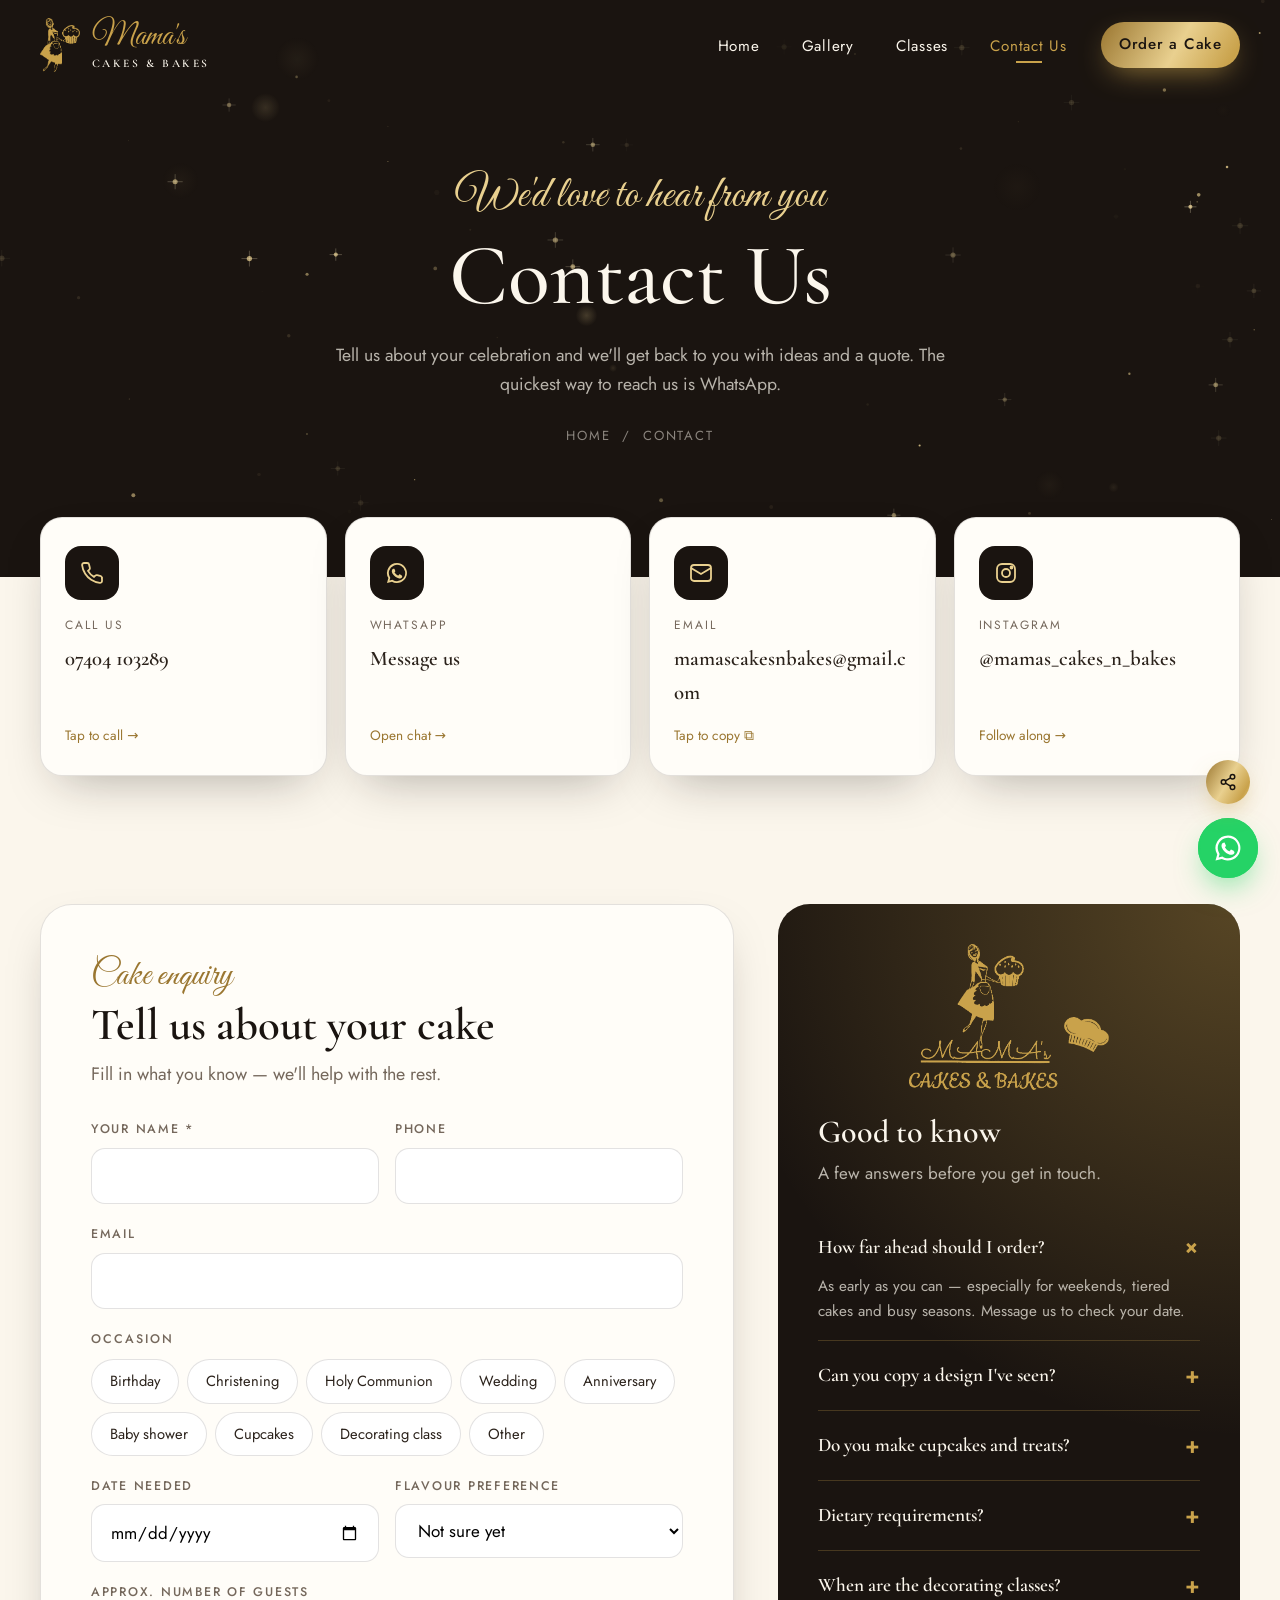
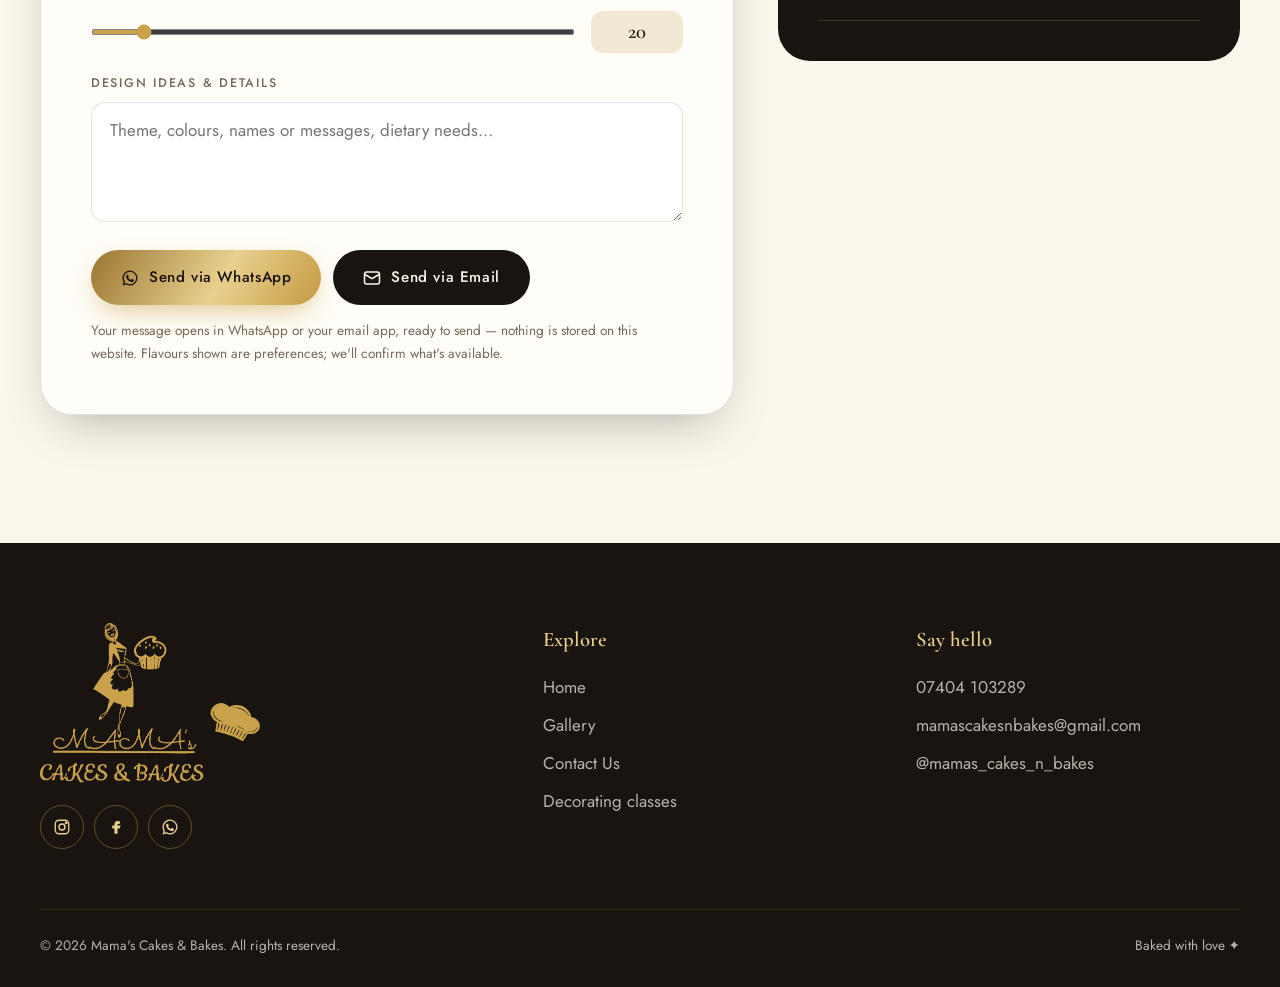
<file: contact.html>
<!DOCTYPE html>
<html lang="en-GB">
<head>
<meta charset="utf-8">
<meta name="viewport" content="width=device-width, initial-scale=1">
<title>Contact Us | Mama's Cakes & Bakes</title>
<meta name="description" content="Order a custom cake from Mama's Cakes & Bakes. Call 07404 103289, WhatsApp, email or send an enquiry.">
<meta property="og:title" content="Mama's Cakes & Bakes">
<meta property="og:description" content="Handcrafted cakes for life's sweetest moments.">
<meta property="og:image" content="https://mamascakesnbakes.com/images/gallery/cake-035.jpg">
<meta property="og:url" content="https://mamascakesnbakes.com/contact">
<link rel="canonical" href="https://mamascakesnbakes.com/contact">
<meta name="theme-color" content="#1a1410">
<link rel="icon" href="images/brand/favicon.png">
<link rel="preconnect" href="https://fonts.googleapis.com"><link rel="preconnect" href="https://fonts.gstatic.com" crossorigin>
<link href="https://fonts.googleapis.com/css2?family=Cormorant+Garamond:ital,wght@0,500;0,600;1,500&family=Great+Vibes&family=Jost:wght@300;400;500&display=swap" rel="stylesheet">
<link rel="stylesheet" href="css/style.css">
</head>
<body>
<div class="preloader"><div><img src="images/brand/mark-gold.png" alt=""><div class="bar"></div></div></div>

<header class="site-header">
  <nav class="container nav" aria-label="Main">
    <a href="index.html" class="brand" aria-label="Mama's Cakes & Bakes home">
      <img src="images/brand/mark-gold.png" alt="">
      <span class="brand-text"><span class="script">Mama's</span><small>Cakes &amp; Bakes</small></span>
    </a>
    <ul class="nav-links">
      <li><a href="index.html">Home</a></li>
      <li><a href="gallery.html">Gallery</a></li>
      <li><a href="classes.html">Classes</a></li>
      <li><a href="contact.html" class="active">Contact Us</a></li>
      <li><a href="contact.html" class="btn btn-gold nav-cta">Order a Cake</a></li>
    </ul>
    <button class="burger" aria-label="Open menu" aria-expanded="false"><span></span><span></span><span></span></button>
  </nav>
</header>
<div class="mobile-menu">
  <a href="index.html">Home</a><a href="gallery.html">Gallery</a><a href="classes.html">Classes</a><a href="contact.html" class="active">Contact Us</a>
  <span class="script">Happy Cake Decorating!</span>
</div>

<main>
<section class="page-hero" style="padding-bottom:130px">
  <canvas id="sparkles"></canvas>
  <div class="container">
    <span class="eyebrow">We'd love to hear from you</span>
    <h1>Contact Us</h1>
    <p>Tell us about your celebration and we'll get back to you with ideas and a quote. The quickest way to reach us is WhatsApp.</p>
    <div class="crumbs"><a href="index.html">Home</a> &nbsp;/&nbsp; Contact</div>
  </div>
</section>
<section class="container">
  <div class="contact-cards">
    <a class="c-card reveal" href="tel:07404103289"><span class="c-icon"><svg viewBox="0 0 24 24" fill="none" stroke="currentColor" stroke-width="1.8"><path d="M22 16.9v3a2 2 0 0 1-2.2 2 19.8 19.8 0 0 1-8.6-3.1 19.5 19.5 0 0 1-6-6A19.8 19.8 0 0 1 2.1 4.2 2 2 0 0 1 4.1 2h3a2 2 0 0 1 2 1.7c.1 1 .4 1.9.7 2.8a2 2 0 0 1-.5 2.1L8 9.9a16 16 0 0 0 6 6l1.3-1.3a2 2 0 0 1 2.1-.4c.9.3 1.8.6 2.8.7a2 2 0 0 1 1.7 2z"/></svg></span><small>Call us</small><b>07404 103289</b><span class="act">Tap to call →</span></a>
    <a class="c-card reveal" data-d="1" href="https://wa.me/447404103289" target="_blank" rel="noopener"><span class="c-icon"><svg viewBox="0 0 24 24" fill="currentColor"><path d="M12 2a10 10 0 0 0-8.6 15.1L2 22l5-1.3A10 10 0 1 0 12 2zm0 18.2c-1.5 0-3-.4-4.2-1.2l-.3-.2-3 .8.8-2.9-.2-.3A8.2 8.2 0 1 1 12 20.2zm4.5-6.1c-.2-.1-1.5-.7-1.7-.8-.2-.1-.4-.1-.6.1l-.8 1c-.1.2-.3.2-.5.1a6.7 6.7 0 0 1-3.3-2.9c-.3-.4.3-.4.7-1.3.1-.2 0-.3 0-.4l-.8-1.8c-.2-.5-.4-.4-.6-.4h-.5a1 1 0 0 0-.7.3 3 3 0 0 0-.9 2.2c0 1.3.9 2.5 1 2.7.1.2 1.8 2.8 4.4 3.9 1.6.7 2.3.8 3.1.6.5-.1 1.5-.6 1.7-1.2.2-.6.2-1.1.2-1.2-.1-.1-.3-.2-.5-.3z"/></svg></span><small>WhatsApp</small><b>Message us</b><span class="act">Open chat →</span></a>
    <button class="c-card reveal" data-d="2" id="copyEmail" style="text-align:left"><span class="c-icon"><svg viewBox="0 0 24 24" fill="none" stroke="currentColor" stroke-width="1.8"><rect x="2" y="4" width="20" height="16" rx="3"/><path d="M22 7l-10 6L2 7"/></svg></span><small>Email</small><b>mamascakesnbakes@gmail.com</b><span class="act">Tap to copy ⧉</span></button>
    <a class="c-card reveal" data-d="3" href="https://www.instagram.com/mamas_cakes_n_bakes/" target="_blank" rel="noopener"><span class="c-icon"><svg viewBox="0 0 24 24" fill="none" stroke="currentColor" stroke-width="1.8"><rect x="3" y="3" width="18" height="18" rx="5"/><circle cx="12" cy="12" r="4"/><circle cx="17.5" cy="6.5" r="1" fill="currentColor"/></svg></span><small>Instagram</small><b>@mamas_cakes_n_bakes</b><span class="act">Follow along →</span></a>
  </div>
</section>
<section class="section">
  <div class="container contact-grid">
    <div class="form-card reveal">
      <span class="eyebrow">Cake enquiry</span>
      <h2 style="font-size:clamp(2rem,4vw,2.8rem)">Tell us about your cake</h2>
      <p class="lead" style="margin:10px 0 30px">Fill in what you know — we'll help with the rest.</p>
      <form id="enquiry" novalidate>
        <div class="ref-box" id="refBox"><img id="refImg" alt=""><div><small style="letter-spacing:.14em;text-transform:uppercase;font-size:.72rem;color:var(--muted)">Inspired by</small><br><b id="refTitle" style="font-family:var(--f-serif);font-size:1.2rem"></b></div><button type="button" id="refClear">Remove</button></div>
        <div class="form-row">
          <div class="field"><label for="name">Your name *</label><input class="text-input" id="name" required autocomplete="name"></div>
          <div class="field"><label for="phone">Phone</label><input class="text-input" id="phone" type="tel" autocomplete="tel"></div>
        </div>
        <div class="field"><label for="email">Email</label><input class="text-input" id="email" type="email" autocomplete="email"></div>
        <div class="field"><span class="opt-label">Occasion</span>
          <div class="chips" id="occasion">
            <button type="button" class="chip">Birthday</button><button type="button" class="chip">Christening</button><button type="button" class="chip">Holy Communion</button><button type="button" class="chip">Wedding</button><button type="button" class="chip">Anniversary</button><button type="button" class="chip">Baby shower</button><button type="button" class="chip">Cupcakes</button><button type="button" class="chip">Decorating class</button><button type="button" class="chip">Other</button>
          </div></div>
        <div class="form-row">
          <div class="field"><label for="date">Date needed</label><input class="text-input" id="date" type="date"></div>
          <div class="field"><label for="flavour">Flavour preference</label>
            <select class="text-input" id="flavour"><option value="">Not sure yet</option><option>Vanilla</option><option>Chocolate</option><option>Red velvet</option><option>Lemon</option><option>Victoria sponge (jam &amp; cream)</option><option>Other – I'll explain below</option></select></div>
        </div>
        <div class="field"><label for="guests">Approx. number of guests</label>
          <div class="range-wrap"><input type="range" id="guests" min="6" max="150" step="2" value="20"><span class="range-val" id="guestsVal">20</span></div></div>
        <div class="field"><label for="msg">Design ideas &amp; details</label><textarea class="text-input" id="msg" placeholder="Theme, colours, names or messages, dietary needs…"></textarea></div>
        <div class="send-row">
          <button type="submit" class="btn btn-gold" data-via="wa"><svg viewBox="0 0 24 24" fill="currentColor"><path d="M12 2a10 10 0 0 0-8.6 15.1L2 22l5-1.3A10 10 0 1 0 12 2zm0 18.2c-1.5 0-3-.4-4.2-1.2l-.3-.2-3 .8.8-2.9-.2-.3A8.2 8.2 0 1 1 12 20.2zm4.5-6.1c-.2-.1-1.5-.7-1.7-.8-.2-.1-.4-.1-.6.1l-.8 1c-.1.2-.3.2-.5.1a6.7 6.7 0 0 1-3.3-2.9c-.3-.4.3-.4.7-1.3.1-.2 0-.3 0-.4l-.8-1.8c-.2-.5-.4-.4-.6-.4h-.5a1 1 0 0 0-.7.3 3 3 0 0 0-.9 2.2c0 1.3.9 2.5 1 2.7.1.2 1.8 2.8 4.4 3.9 1.6.7 2.3.8 3.1.6.5-.1 1.5-.6 1.7-1.2.2-.6.2-1.1.2-1.2-.1-.1-.3-.2-.5-.3z"/></svg>Send via WhatsApp</button>
          <button type="submit" class="btn btn-dark" data-via="mail"><svg viewBox="0 0 24 24" fill="none" stroke="currentColor" stroke-width="2"><rect x="2" y="4" width="20" height="16" rx="3"/><path d="M22 7l-10 6L2 7"/></svg>Send via Email</button>
        </div>
        <p class="form-note">Your message opens in WhatsApp or your email app, ready to send — nothing is stored on this website. Flavours shown are preferences; we'll confirm what's available.</p>
      </form>
    </div>
    <aside class="side-card reveal" data-d="2">
      <img class="logo" src="images/brand/logo-gold.png" alt="Mama's Cakes & Bakes">
      <h3>Good to know</h3>
      <p>A few answers before you get in touch.</p>
      <div class="faq">
        <details open><summary>How far ahead should I order?</summary><p>As early as you can — especially for weekends, tiered cakes and busy seasons. Message us to check your date.</p></details>
        <details><summary>Can you copy a design I've seen?</summary><p>Share your inspiration photo and we'll create our own take on it, tailored to your theme and colours.</p></details>
        <details><summary>Do you make cupcakes and treats?</summary><p>Yes — cupcake boxes, number cakes and dessert platters, on their own or to match your cake.</p></details>
        <details><summary>Dietary requirements?</summary><p>Please mention any allergies or dietary needs in your enquiry so we can discuss what's possible.</p></details>
        <details><summary>When are the decorating classes?</summary><p>Ask us for the next available date — pick "Decorating class" as your occasion above.</p></details>
      </div>
    </aside>
  </div>
</section>
</main>

<footer class="site-footer">
  <div class="container">
    <div class="foot-grid">
      <div>
        <img class="flogo" src="images/brand/logo-gold.png" alt="Mama's Cakes & Bakes logo">
        <div class="socials">
          <a href="https://www.instagram.com/mamas_cakes_n_bakes/" target="_blank" rel="noopener" aria-label="Instagram"><svg viewBox="0 0 24 24" fill="none" stroke="currentColor" stroke-width="1.8"><rect x="3" y="3" width="18" height="18" rx="5"/><circle cx="12" cy="12" r="4"/><circle cx="17.5" cy="6.5" r="1" fill="currentColor"/></svg></a>
          <a href="https://www.facebook.com/search/top?q=Mama%27s%20cakes%20and%20bakes" target="_blank" rel="noopener" aria-label="Facebook"><svg viewBox="0 0 24 24" fill="currentColor"><path d="M14 8h3V4h-3c-2.8 0-4 1.7-4 4.3V10H7v4h3v7h4v-7h3l1-4h-4V8.6c0-.4.3-.6.6-.6z"/></svg></a>
          <a href="https://wa.me/447404103289" target="_blank" rel="noopener" aria-label="WhatsApp"><svg viewBox="0 0 24 24" fill="currentColor"><path d="M12 2a10 10 0 0 0-8.6 15.1L2 22l5-1.3A10 10 0 1 0 12 2zm0 18.2c-1.5 0-3-.4-4.2-1.2l-.3-.2-3 .8.8-2.9-.2-.3A8.2 8.2 0 1 1 12 20.2zm4.5-6.1c-.2-.1-1.5-.7-1.7-.8-.2-.1-.4-.1-.6.1l-.8 1c-.1.2-.3.2-.5.1a6.7 6.7 0 0 1-3.3-2.9c-.3-.4.3-.4.7-1.3.1-.2 0-.3 0-.4l-.8-1.8c-.2-.5-.4-.4-.6-.4h-.5a1 1 0 0 0-.7.3 3 3 0 0 0-.9 2.2c0 1.3.9 2.5 1 2.7.1.2 1.8 2.8 4.4 3.9 1.6.7 2.3.8 3.1.6.5-.1 1.5-.6 1.7-1.2.2-.6.2-1.1.2-1.2-.1-.1-.3-.2-.5-.3z"/></svg></a>
        </div>
      </div>
      <div>
        <h4>Explore</h4>
        <ul><li><a href="index.html">Home</a></li><li><a href="gallery.html">Gallery</a></li><li><a href="contact.html">Contact Us</a></li><li><a href="classes.html">Decorating classes</a></li></ul>
      </div>
      <div>
        <h4>Say hello</h4>
        <ul><li><a href="tel:07404103289">07404 103289</a></li><li><a href="mailto:mamascakesnbakes@gmail.com">mamascakesnbakes@gmail.com</a></li><li><a href="https://www.instagram.com/mamas_cakes_n_bakes/" target="_blank" rel="noopener">@mamas_cakes_n_bakes</a></li></ul>
      </div>
    </div>
    <div class="foot-bottom"><span>© <span data-year></span> Mama's Cakes &amp; Bakes. All rights reserved.</span><span>Baked with love ✦</span></div>
  </div>
</footer>

<a class="fab" href="https://wa.me/447404103289?text=Hi%20Mama's%20Cakes%20%26%20Bakes!%20I'd%20like%20to%20ask%20about%20a%20cake." target="_blank" rel="noopener" aria-label="Chat on WhatsApp"><svg viewBox="0 0 24 24" fill="currentColor"><path d="M12 2a10 10 0 0 0-8.6 15.1L2 22l5-1.3A10 10 0 1 0 12 2zm0 18.2c-1.5 0-3-.4-4.2-1.2l-.3-.2-3 .8.8-2.9-.2-.3A8.2 8.2 0 1 1 12 20.2zm4.5-6.1c-.2-.1-1.5-.7-1.7-.8-.2-.1-.4-.1-.6.1l-.8 1c-.1.2-.3.2-.5.1a6.7 6.7 0 0 1-3.3-2.9c-.3-.4.3-.4.7-1.3.1-.2 0-.3 0-.4l-.8-1.8c-.2-.5-.4-.4-.6-.4h-.5a1 1 0 0 0-.7.3 3 3 0 0 0-.9 2.2c0 1.3.9 2.5 1 2.7.1.2 1.8 2.8 4.4 3.9 1.6.7 2.3.8 3.1.6.5-.1 1.5-.6 1.7-1.2.2-.6.2-1.1.2-1.2-.1-.1-.3-.2-.5-.3z"/></svg></a>
<button class="share-fab" aria-label="Share this page" title="Share this page"><svg width="18" viewBox="0 0 24 24" fill="none" stroke="currentColor" stroke-width="2"><circle cx="18" cy="5" r="3"/><circle cx="6" cy="12" r="3"/><circle cx="18" cy="19" r="3"/><path d="M8.6 13.5l6.8 4M15.4 6.5l-6.8 4"/></svg></button>
<button class="to-top" aria-label="Back to top"><svg width="18" viewBox="0 0 24 24" fill="none" stroke="currentColor" stroke-width="2"><path d="M12 19V5M6 11l6-6 6 6"/></svg></button>

<script src="js/gallery-data.js"></script>
<script src="js/main.js"></script>
<script src="js/contact.js"></script>
</body>
</html>
</file>
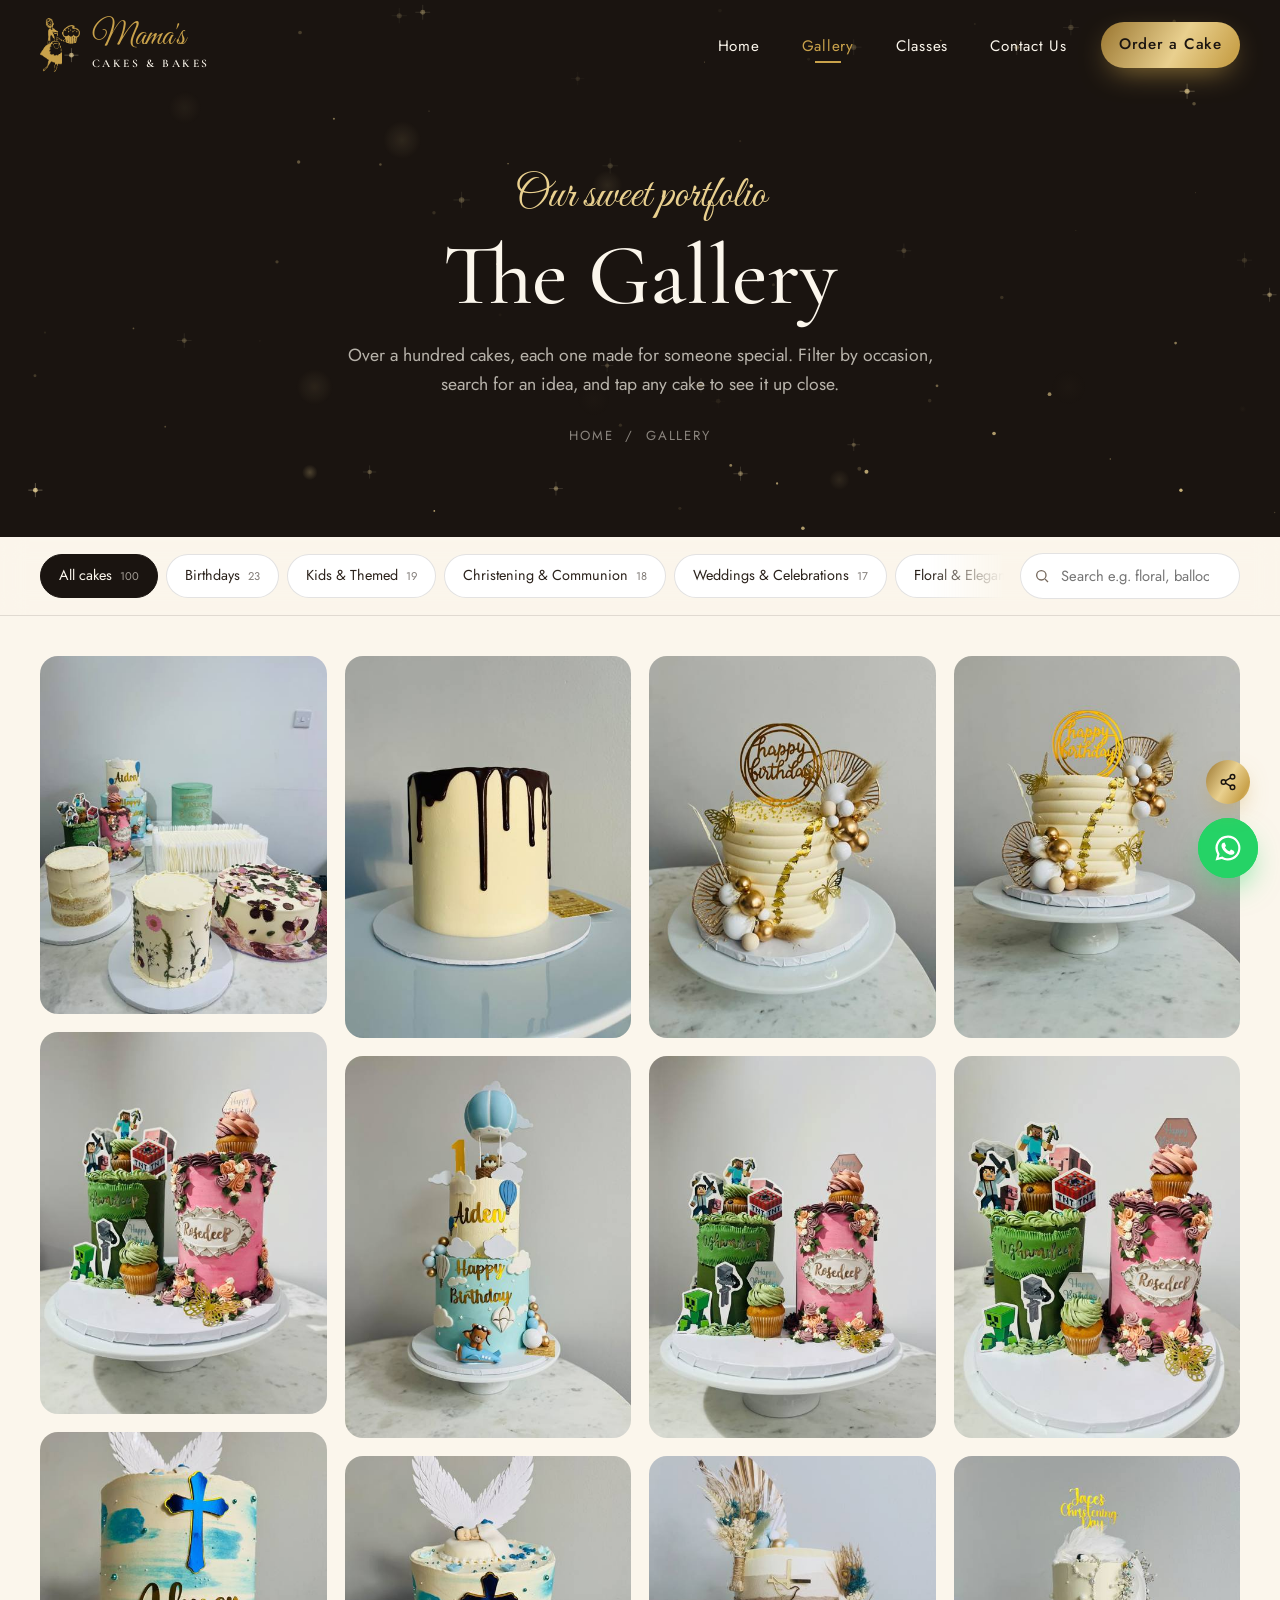
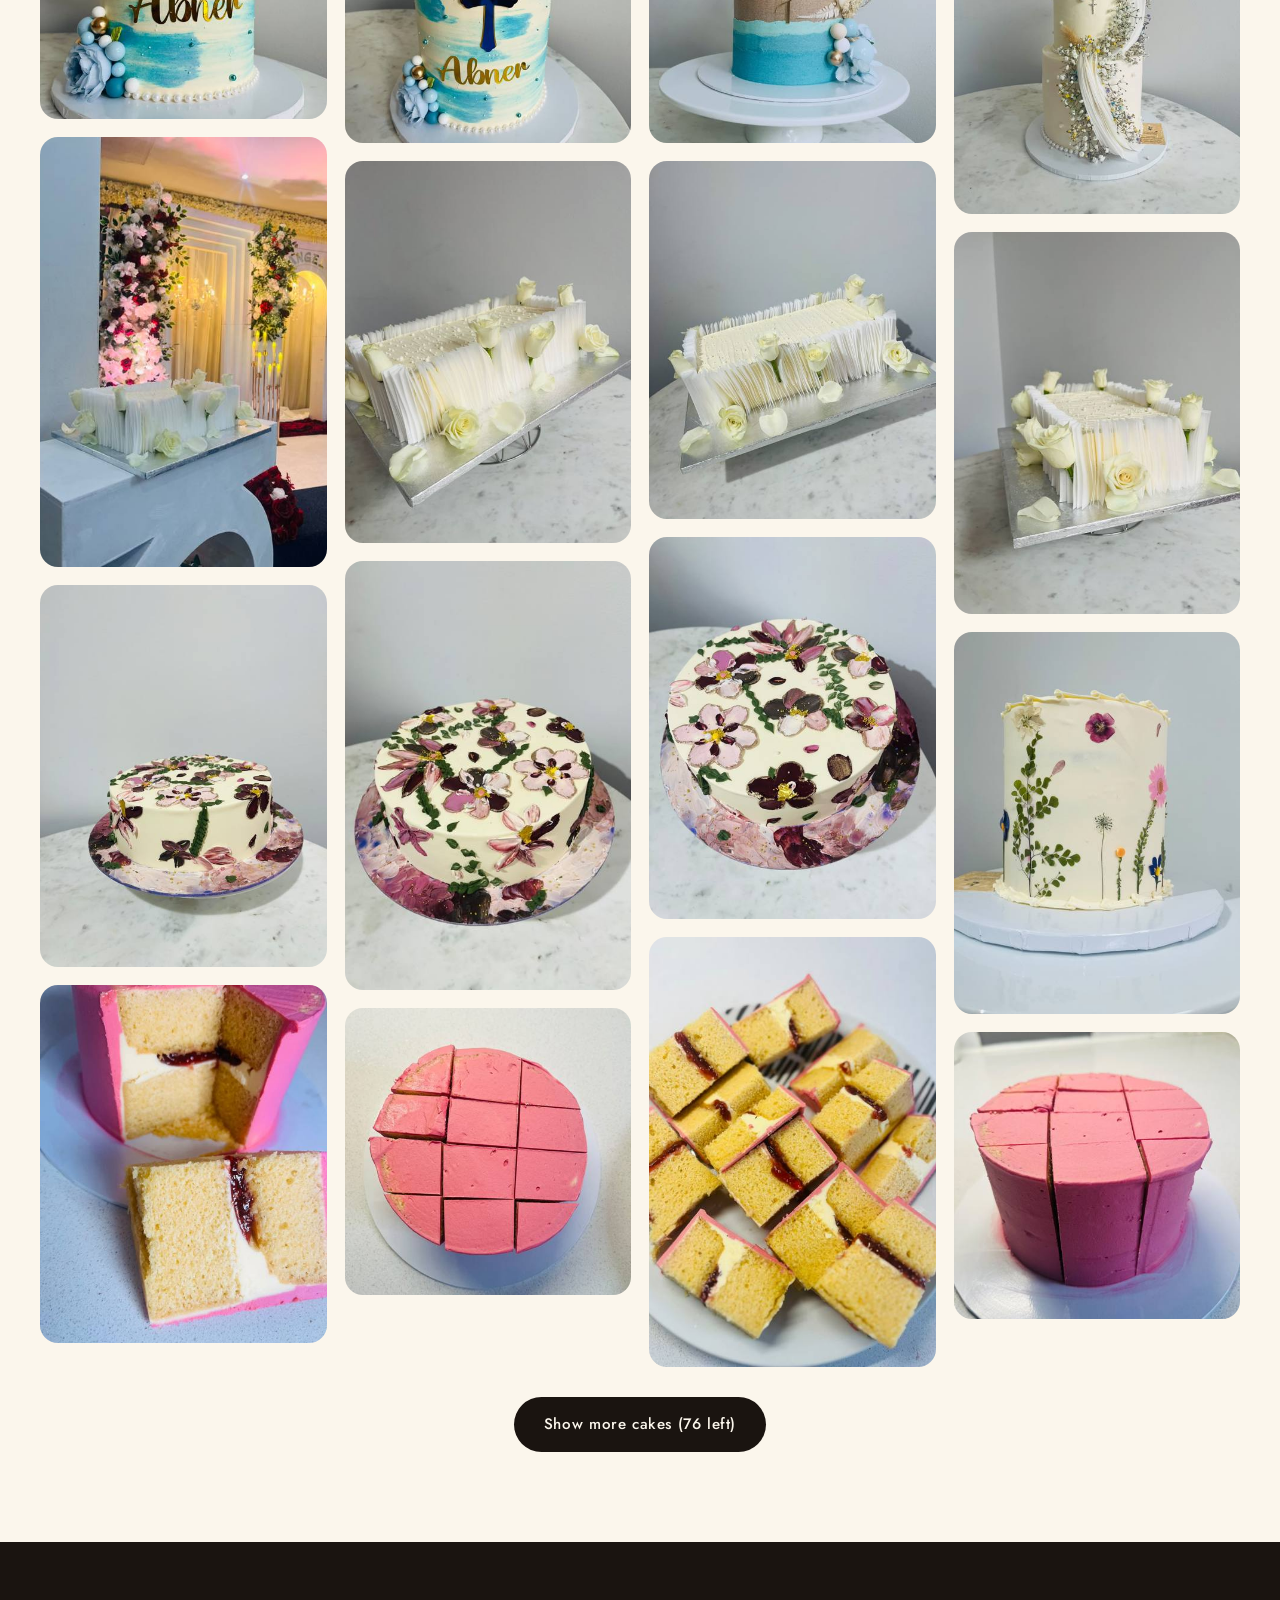
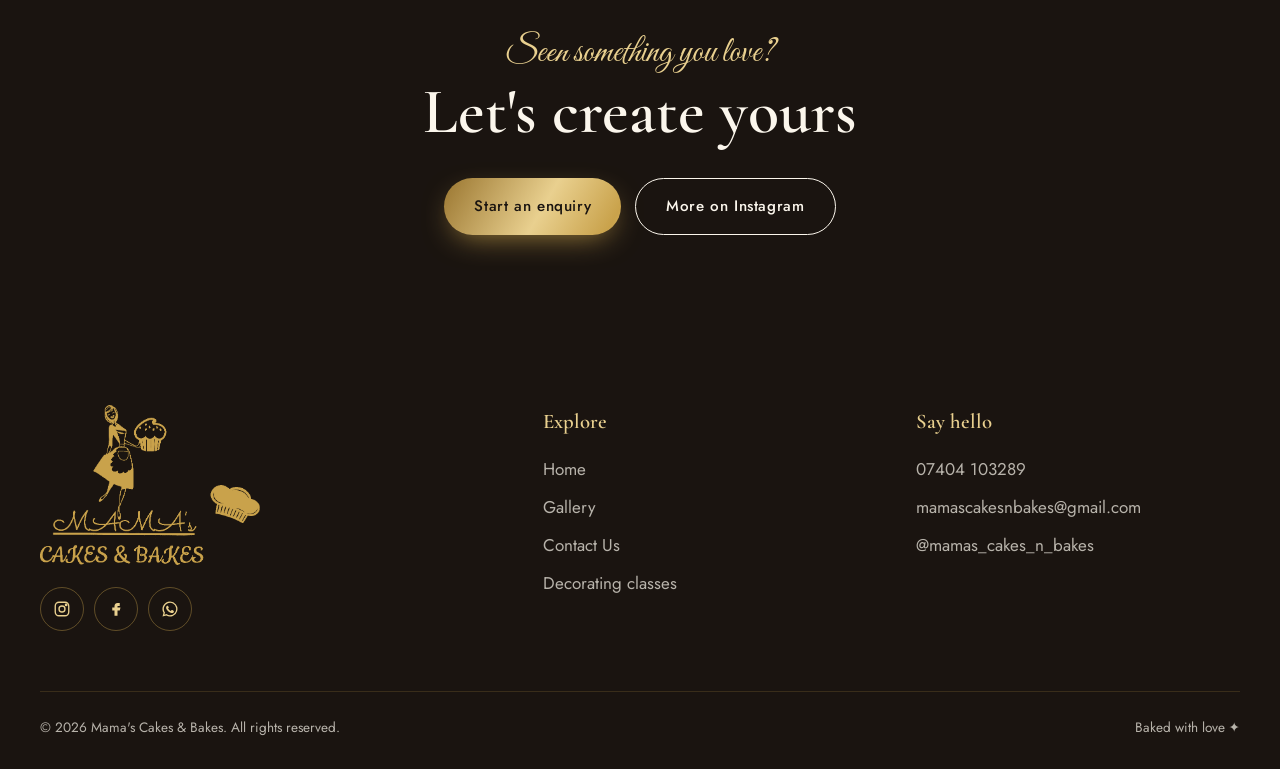
<file: gallery.html>
<!DOCTYPE html>
<html lang="en-GB">
<head>
<meta charset="utf-8">
<meta name="viewport" content="width=device-width, initial-scale=1">
<title>Gallery | Mama's Cakes & Bakes</title>
<meta name="description" content="Browse 100+ handcrafted cakes by Mama's Cakes & Bakes – birthdays, christenings, communions, weddings, kids' themes, cupcakes and more.">
<meta property="og:title" content="Mama's Cakes & Bakes">
<meta property="og:description" content="Handcrafted cakes for life's sweetest moments.">
<meta property="og:image" content="https://mamascakesnbakes.com/images/gallery/cake-035.jpg">
<meta property="og:url" content="https://mamascakesnbakes.com/gallery">
<link rel="canonical" href="https://mamascakesnbakes.com/gallery">
<meta name="theme-color" content="#1a1410">
<link rel="icon" href="images/brand/favicon.png">
<link rel="preconnect" href="https://fonts.googleapis.com"><link rel="preconnect" href="https://fonts.gstatic.com" crossorigin>
<link href="https://fonts.googleapis.com/css2?family=Cormorant+Garamond:ital,wght@0,500;0,600;1,500&family=Great+Vibes&family=Jost:wght@300;400;500&display=swap" rel="stylesheet">
<link rel="stylesheet" href="css/style.css">
</head>
<body>
<div class="preloader"><div><img src="images/brand/mark-gold.png" alt=""><div class="bar"></div></div></div>

<header class="site-header">
  <nav class="container nav" aria-label="Main">
    <a href="index.html" class="brand" aria-label="Mama's Cakes & Bakes home">
      <img src="images/brand/mark-gold.png" alt="">
      <span class="brand-text"><span class="script">Mama's</span><small>Cakes &amp; Bakes</small></span>
    </a>
    <ul class="nav-links">
      <li><a href="index.html">Home</a></li>
      <li><a href="gallery.html" class="active">Gallery</a></li>
      <li><a href="classes.html">Classes</a></li>
      <li><a href="contact.html">Contact Us</a></li>
      <li><a href="contact.html" class="btn btn-gold nav-cta">Order a Cake</a></li>
    </ul>
    <button class="burger" aria-label="Open menu" aria-expanded="false"><span></span><span></span><span></span></button>
  </nav>
</header>
<div class="mobile-menu">
  <a href="index.html">Home</a><a href="gallery.html" class="active">Gallery</a><a href="classes.html">Classes</a><a href="contact.html">Contact Us</a>
  <span class="script">Happy Cake Decorating!</span>
</div>

<main>
<section class="page-hero">
  <canvas id="sparkles"></canvas>
  <div class="container">
    <span class="eyebrow">Our sweet portfolio</span>
    <h1>The Gallery</h1>
    <p>Over a hundred cakes, each one made for someone special. Filter by occasion, search for an idea, and tap any cake to see it up close.</p>
    <div class="crumbs"><a href="index.html">Home</a> &nbsp;/&nbsp; Gallery</div>
  </div>
</section>
<div class="toolbar">
  <div class="container">
    <div class="filters" id="filters" role="tablist" aria-label="Filter cakes"></div>
    <label class="search"><svg viewBox="0 0 24 24" fill="none" stroke="currentColor" stroke-width="2"><circle cx="11" cy="11" r="7"/><path d="M21 21l-4.3-4.3"/></svg>
      <input id="q" type="search" placeholder="Search e.g. floral, balloon…" aria-label="Search cakes"></label>
  </div>
</div>
<section class="container">
  <div class="masonry" id="grid"></div>
  <p class="empty" id="empty">No cakes match that search — try another word, or <a href="contact.html" style="color:var(--gold-dk);text-decoration:underline">ask us to create it</a>!</p>
  <div class="load-more"><button class="btn btn-dark" id="more">Show more cakes</button></div>
</section>
<section class="dark cta-band" style="padding:90px 20px">
  <span class="eyebrow">Seen something you love?</span>
  <h2>Let's create yours</h2>
  <div class="hero-actions"><a href="contact.html" class="btn btn-gold">Start an enquiry</a><a href="https://www.instagram.com/mamas_cakes_n_bakes/" target="_blank" rel="noopener" class="btn btn-ghost" style="color:var(--cream)">More on Instagram</a></div>
</section>
<div class="lightbox" id="lb" role="dialog" aria-modal="true" aria-label="Cake viewer">
  <span class="lb-count" id="lbCount"></span>
  <button class="lb-btn lb-close" id="lbClose" aria-label="Close"><svg width="22" viewBox="0 0 24 24" fill="none" stroke="currentColor" stroke-width="2"><path d="M6 6l12 12M18 6L6 18"/></svg></button>
  <button class="lb-btn lb-prev" id="lbPrev" aria-label="Previous"><svg width="22" viewBox="0 0 24 24" fill="none" stroke="currentColor" stroke-width="2"><path d="M15 6l-6 6 6 6"/></svg></button>
  <figure class="lb-figure"><img id="lbImg" alt=""><figcaption class="lb-meta"><span><small id="lbCat"></small><br><b id="lbTitle"></b></span><a class="btn btn-gold" id="lbAsk" href="contact.html">Enquire about this cake</a></figcaption></figure>
  <button class="lb-btn lb-next" id="lbNext" aria-label="Next"><svg width="22" viewBox="0 0 24 24" fill="none" stroke="currentColor" stroke-width="2"><path d="M9 6l6 6-6 6"/></svg></button>
  <div class="lb-thumbs" id="lbThumbs"></div>
</div>
</main>

<footer class="site-footer">
  <div class="container">
    <div class="foot-grid">
      <div>
        <img class="flogo" src="images/brand/logo-gold.png" alt="Mama's Cakes & Bakes logo">
        <div class="socials">
          <a href="https://www.instagram.com/mamas_cakes_n_bakes/" target="_blank" rel="noopener" aria-label="Instagram"><svg viewBox="0 0 24 24" fill="none" stroke="currentColor" stroke-width="1.8"><rect x="3" y="3" width="18" height="18" rx="5"/><circle cx="12" cy="12" r="4"/><circle cx="17.5" cy="6.5" r="1" fill="currentColor"/></svg></a>
          <a href="https://www.facebook.com/search/top?q=Mama%27s%20cakes%20and%20bakes" target="_blank" rel="noopener" aria-label="Facebook"><svg viewBox="0 0 24 24" fill="currentColor"><path d="M14 8h3V4h-3c-2.8 0-4 1.7-4 4.3V10H7v4h3v7h4v-7h3l1-4h-4V8.6c0-.4.3-.6.6-.6z"/></svg></a>
          <a href="https://wa.me/447404103289" target="_blank" rel="noopener" aria-label="WhatsApp"><svg viewBox="0 0 24 24" fill="currentColor"><path d="M12 2a10 10 0 0 0-8.6 15.1L2 22l5-1.3A10 10 0 1 0 12 2zm0 18.2c-1.5 0-3-.4-4.2-1.2l-.3-.2-3 .8.8-2.9-.2-.3A8.2 8.2 0 1 1 12 20.2zm4.5-6.1c-.2-.1-1.5-.7-1.7-.8-.2-.1-.4-.1-.6.1l-.8 1c-.1.2-.3.2-.5.1a6.7 6.7 0 0 1-3.3-2.9c-.3-.4.3-.4.7-1.3.1-.2 0-.3 0-.4l-.8-1.8c-.2-.5-.4-.4-.6-.4h-.5a1 1 0 0 0-.7.3 3 3 0 0 0-.9 2.2c0 1.3.9 2.5 1 2.7.1.2 1.8 2.8 4.4 3.9 1.6.7 2.3.8 3.1.6.5-.1 1.5-.6 1.7-1.2.2-.6.2-1.1.2-1.2-.1-.1-.3-.2-.5-.3z"/></svg></a>
        </div>
      </div>
      <div>
        <h4>Explore</h4>
        <ul><li><a href="index.html">Home</a></li><li><a href="gallery.html">Gallery</a></li><li><a href="contact.html">Contact Us</a></li><li><a href="classes.html">Decorating classes</a></li></ul>
      </div>
      <div>
        <h4>Say hello</h4>
        <ul><li><a href="tel:07404103289">07404 103289</a></li><li><a href="mailto:mamascakesnbakes@gmail.com">mamascakesnbakes@gmail.com</a></li><li><a href="https://www.instagram.com/mamas_cakes_n_bakes/" target="_blank" rel="noopener">@mamas_cakes_n_bakes</a></li></ul>
      </div>
    </div>
    <div class="foot-bottom"><span>© <span data-year></span> Mama's Cakes &amp; Bakes. All rights reserved.</span><span>Baked with love ✦</span></div>
  </div>
</footer>

<a class="fab" href="https://wa.me/447404103289?text=Hi%20Mama's%20Cakes%20%26%20Bakes!%20I'd%20like%20to%20ask%20about%20a%20cake." target="_blank" rel="noopener" aria-label="Chat on WhatsApp"><svg viewBox="0 0 24 24" fill="currentColor"><path d="M12 2a10 10 0 0 0-8.6 15.1L2 22l5-1.3A10 10 0 1 0 12 2zm0 18.2c-1.5 0-3-.4-4.2-1.2l-.3-.2-3 .8.8-2.9-.2-.3A8.2 8.2 0 1 1 12 20.2zm4.5-6.1c-.2-.1-1.5-.7-1.7-.8-.2-.1-.4-.1-.6.1l-.8 1c-.1.2-.3.2-.5.1a6.7 6.7 0 0 1-3.3-2.9c-.3-.4.3-.4.7-1.3.1-.2 0-.3 0-.4l-.8-1.8c-.2-.5-.4-.4-.6-.4h-.5a1 1 0 0 0-.7.3 3 3 0 0 0-.9 2.2c0 1.3.9 2.5 1 2.7.1.2 1.8 2.8 4.4 3.9 1.6.7 2.3.8 3.1.6.5-.1 1.5-.6 1.7-1.2.2-.6.2-1.1.2-1.2-.1-.1-.3-.2-.5-.3z"/></svg></a>
<button class="share-fab" aria-label="Share this page" title="Share this page"><svg width="18" viewBox="0 0 24 24" fill="none" stroke="currentColor" stroke-width="2"><circle cx="18" cy="5" r="3"/><circle cx="6" cy="12" r="3"/><circle cx="18" cy="19" r="3"/><path d="M8.6 13.5l6.8 4M15.4 6.5l-6.8 4"/></svg></button>
<button class="to-top" aria-label="Back to top"><svg width="18" viewBox="0 0 24 24" fill="none" stroke="currentColor" stroke-width="2"><path d="M12 19V5M6 11l6-6 6 6"/></svg></button>

<script src="js/gallery-data.js"></script>
<script src="js/main.js"></script>
<script src="js/gallery.js"></script>
</body>
</html>
</file>
<file: css/style.css>
/* =========================================================
   Mama's Cakes & Bakes — shared styles
   Brand: warm black + glitter gold + buttercream cream
   ========================================================= */
:root{
  --ink:#1a1410; --ink-2:#251d17; --ink-3:#3a2e25;
  --gold:#c9a24b; --gold-lt:#e9d08f; --gold-dk:#9a7630;
  --cream:#fbf6ec; --cream-2:#f3e8d3; --paper:#fffdf8;
  --blush:#f2c9cf; --blush-dk:#d98e9b; --sky:#a9d3e6; --sage:#b9cfae;
  --text:#2b221b; --muted:#75685c; --line:rgba(26,20,16,.12);
  --radius:22px; --shadow:0 20px 50px -20px rgba(26,20,16,.35);
  --gold-grad:linear-gradient(120deg,#9a7630 0%,#e9d08f 30%,#c9a24b 50%,#f6e3a8 70%,#9a7630 100%);
  --f-script:'Great Vibes',cursive; --f-serif:'Cormorant Garamond',Georgia,serif; --f-sans:'Jost',system-ui,sans-serif;
  --ease:cubic-bezier(.2,.8,.2,1);
}
*{box-sizing:border-box;margin:0;padding:0}
html{scroll-behavior:smooth}
html,body{overflow-x:clip}
body{font-family:var(--f-sans);color:var(--text);background:var(--cream);line-height:1.65;font-size:17px;-webkit-font-smoothing:antialiased}
img{max-width:100%;display:block}
a{color:inherit;text-decoration:none}
button{font:inherit;cursor:pointer;border:0;background:none;color:inherit}
.container{width:min(1200px,100% - 40px);margin-inline:auto}
.script{font-family:var(--f-script);font-weight:400}
.gold-text{background:var(--gold-grad);background-size:200% auto;-webkit-background-clip:text;background-clip:text;color:transparent;animation:shine 6s linear infinite}
@keyframes shine{to{background-position:200% center}}
h1,h2,h3{font-family:var(--f-serif);font-weight:600;line-height:1.1;color:var(--ink)}
h2{font-size:clamp(2.2rem,4.5vw,3.6rem)}
.eyebrow{font-family:var(--f-script);font-size:clamp(1.6rem,3vw,2.2rem);color:var(--gold-dk);display:block;margin-bottom:.1em;line-height:1.2}
.lead{font-size:1.12rem;color:var(--muted);max-width:60ch}
.section{padding:clamp(70px,10vw,130px) 0;position:relative}
.section-head{text-align:center;max-width:720px;margin:0 auto 56px}
.section-head .lead{margin:16px auto 0}
.divider{display:flex;align-items:center;justify-content:center;gap:14px;margin:18px auto 0;color:var(--gold)}
.divider::before,.divider::after{content:"";height:1px;width:60px;background:currentColor;opacity:.6}

/* ---------- Buttons ---------- */
.btn{display:inline-flex;align-items:center;gap:10px;padding:15px 30px;border-radius:999px;font-weight:500;letter-spacing:.04em;font-size:.95rem;transition:transform .35s var(--ease),box-shadow .35s var(--ease),background .35s;position:relative;overflow:hidden;isolation:isolate;white-space:nowrap}
.btn-gold{background:var(--gold-grad);background-size:200% auto;color:var(--ink);box-shadow:0 10px 30px -10px rgba(201,162,75,.8)}
.btn-gold:hover{background-position:100% center;transform:translateY(-3px);box-shadow:0 18px 40px -12px rgba(201,162,75,.9)}
.btn-ghost{border:1.5px solid currentColor}
.btn-ghost:hover{background:var(--gold);border-color:var(--gold);color:var(--ink);transform:translateY(-3px)}
.btn-dark{background:var(--ink);color:var(--cream)}
.btn-dark:hover{background:var(--ink-3);transform:translateY(-3px)}
.btn svg{width:18px;height:18px;flex:none}

/* ---------- Preloader ---------- */
.preloader{position:fixed;inset:0;background:var(--ink);z-index:1000;display:grid;place-items:center;transition:opacity .7s var(--ease),visibility .7s}
.preloader.done{opacity:0;visibility:hidden}
.preloader img{width:110px;animation:bob 1.6s ease-in-out infinite}
.preloader .bar{width:160px;height:2px;background:rgba(255,255,255,.1);margin:22px auto 0;overflow:hidden;border-radius:2px}
.preloader .bar::after{content:"";display:block;height:100%;width:40%;background:var(--gold);animation:load 1.1s ease-in-out infinite}
@keyframes load{from{transform:translateX(-100%)}to{transform:translateX(260%)}}
@keyframes bob{50%{transform:translateY(-8px) rotate(-3deg)}}

/* ---------- Header ---------- */
.site-header{position:fixed;inset:0 0 auto;z-index:100;padding:18px 0;transition:padding .4s var(--ease),background .4s,box-shadow .4s}
.site-header.scrolled{padding:10px 0;background:rgba(26,20,16,.88);backdrop-filter:blur(14px);-webkit-backdrop-filter:blur(14px);box-shadow:0 10px 30px -15px rgba(0,0,0,.6)}
.site-header.light:not(.scrolled){color:var(--ink)}
.nav{display:flex;align-items:center;justify-content:space-between;gap:20px;color:var(--cream)}
.site-header.light:not(.scrolled) .nav{color:var(--ink)}
.brand{display:flex;align-items:center;gap:12px}
.brand img{height:54px;width:auto;transition:height .4s var(--ease)}
.scrolled .brand img{height:44px}
.brand-text{line-height:1}
.brand-text .script{font-size:2rem;display:block;color:var(--gold)}
.brand-text small{font-family:var(--f-serif);letter-spacing:.22em;font-size:.72rem;font-weight:600;text-transform:uppercase}
.nav-links{display:flex;align-items:center;gap:6px;list-style:none}
.nav-links a{padding:10px 18px;border-radius:999px;font-size:.95rem;letter-spacing:.05em;position:relative;transition:color .3s}
.nav-links a::after{content:"";position:absolute;left:50%;bottom:4px;width:0;height:2px;background:var(--gold);transition:all .35s var(--ease);transform:translateX(-50%)}
.nav-links a:hover::after,.nav-links a.active::after{width:26px}
.nav-links a.active{color:var(--gold)}
.nav-cta{margin-left:10px;padding:12px 22px}
.burger{display:none;width:46px;height:46px;border-radius:50%;border:1px solid currentColor;position:relative}
.burger span{position:absolute;left:13px;right:13px;height:1.5px;background:currentColor;transition:transform .4s var(--ease),opacity .3s}
.burger span:nth-child(1){top:17px}.burger span:nth-child(2){top:22px}.burger span:nth-child(3){top:27px}
.menu-open .burger span:nth-child(1){transform:translateY(5px) rotate(45deg)}
.menu-open .burger span:nth-child(2){opacity:0}
.menu-open .burger span:nth-child(3){transform:translateY(-5px) rotate(-45deg)}
.mobile-menu{position:fixed;inset:0;background:var(--ink);z-index:99;display:flex;flex-direction:column;align-items:center;justify-content:center;gap:10px;clip-path:circle(0 at calc(100% - 45px) 45px);transition:clip-path .7s var(--ease);color:var(--cream)}
.menu-open .mobile-menu{clip-path:circle(150% at calc(100% - 45px) 45px)}
.mobile-menu a{font-family:var(--f-serif);font-size:2.6rem;opacity:0;transform:translateY(20px);transition:all .5s var(--ease)}
.menu-open .mobile-menu a{opacity:1;transform:none}
.menu-open .mobile-menu a:nth-child(2){transition-delay:.08s}.menu-open .mobile-menu a:nth-child(3){transition-delay:.16s}.menu-open .mobile-menu a:nth-child(4){transition-delay:.24s}
.mobile-menu a.active{color:var(--gold)}
.mobile-menu .script{color:var(--gold);font-size:1.8rem;margin-top:26px}

/* ---------- Hero (home) ---------- */
.hero{min-height:100vh;min-height:100svh;background:radial-gradient(ellipse at 70% 40%,#3a2c1c 0%,var(--ink) 60%);color:var(--cream);position:relative;overflow:hidden;display:flex;align-items:center;padding:130px 0 90px}
#sparkles{position:absolute;inset:0;width:100%;height:100%;pointer-events:none}
.hero-grid{display:grid;grid-template-columns:1.05fr 1fr;gap:60px;align-items:center;position:relative;z-index:2}
.hero h1{color:var(--cream);font-size:clamp(2.8rem,6vw,5.2rem);font-weight:500;letter-spacing:-.01em}
.hero h1 em{font-style:italic}
.hero .eyebrow{color:var(--gold-lt);font-size:clamp(2rem,4vw,3rem)}
.hero p{color:rgba(251,246,236,.75);font-size:1.15rem;margin:24px 0 36px;max-width:52ch}
.hero-actions{display:flex;flex-wrap:wrap;gap:14px}
.hero .hero-actions .btn-ghost{color:var(--cream)}
.hero-stats{display:flex;gap:40px;margin-top:50px;padding-top:30px;border-top:1px solid rgba(201,162,75,.25)}
.hero-stats strong{font-family:var(--f-serif);font-size:2.4rem;font-weight:600;display:block;line-height:1;color:var(--gold-lt)}
.hero-stats span{font-size:.82rem;letter-spacing:.12em;text-transform:uppercase;color:rgba(251,246,236,.6)}
.split-line{display:block;overflow:hidden}
.split-line>span{display:block;transform:translateY(110%);transition:transform 1.1s var(--ease)}
.loaded .split-line>span{transform:none}
.loaded .split-line:nth-child(2)>span{transition-delay:.12s}
.loaded .split-line:nth-child(3)>span{transition-delay:.24s}

/* stacked card deck */
.deck{position:relative;height:clamp(420px,58vw,600px);perspective:1400px}
.deck-card{position:absolute;top:50%;left:50%;width:min(360px,70%);aspect-ratio:3/4;border-radius:26px;overflow:hidden;box-shadow:0 40px 80px -30px rgba(0,0,0,.8);transition:transform .9s var(--ease),opacity .9s,filter .9s;cursor:pointer;border:6px solid #fffdf8;background:#fff}
.deck-card img{width:100%;height:100%;object-fit:cover}
.deck-card figcaption{position:absolute;left:0;right:0;bottom:0;padding:40px 18px 14px;background:linear-gradient(transparent,rgba(26,20,16,.85));font-family:var(--f-script);font-size:1.6rem;color:#fff}
.deck-hint{position:absolute;bottom:-6px;left:50%;transform:translateX(-50%);font-size:.8rem;letter-spacing:.14em;text-transform:uppercase;color:rgba(251,246,236,.55);display:flex;gap:10px;align-items:center;white-space:nowrap}
.deck-dots{display:flex;gap:6px}
.deck-dots i{width:6px;height:6px;border-radius:50%;background:rgba(251,246,236,.3);transition:all .4s}
.deck-dots i.on{background:var(--gold);width:20px;border-radius:3px}
.badge-spin{position:absolute;top:4%;right:2%;width:130px;height:130px;z-index:5;animation:spin 18s linear infinite}
.badge-spin text{font-family:var(--f-sans);font-size:11.5px;letter-spacing:3.2px;fill:var(--gold-lt);text-transform:uppercase}
.badge-core{position:absolute;top:calc(4% + 35px);right:calc(2% + 35px);width:60px;height:60px;border-radius:50%;background:var(--gold-grad);display:grid;place-items:center;z-index:6;box-shadow:0 10px 30px -5px rgba(201,162,75,.6)}
.badge-core img{width:30px}
@keyframes spin{to{transform:rotate(360deg)}}
.scroll-cue{position:absolute;bottom:28px;left:50%;transform:translateX(-50%);z-index:3;width:26px;height:42px;border:1.5px solid rgba(251,246,236,.5);border-radius:14px}
.scroll-cue::after{content:"";position:absolute;top:8px;left:50%;width:3px;height:8px;background:var(--gold);border-radius:2px;transform:translateX(-50%);animation:cue 1.8s infinite}
@keyframes cue{60%{transform:translate(-50%,12px);opacity:0}100%{opacity:0}}

/* ---------- Marquee ---------- */
.marquee{background:var(--gold-grad);background-size:200% auto;color:var(--ink);padding:18px 0;overflow:hidden;transform:rotate(-1.2deg);margin:-22px -10px 0;position:relative;z-index:5;box-shadow:0 20px 40px -20px rgba(0,0,0,.4)}
.marquee-track{display:flex;gap:40px;width:max-content;animation:marq 35s linear infinite}
.marquee:hover .marquee-track{animation-play-state:paused}
.marquee span{font-family:var(--f-serif);font-size:1.6rem;font-weight:600;font-style:italic;display:flex;align-items:center;gap:40px;white-space:nowrap}
.marquee span::after{content:"✦";font-style:normal;font-size:1rem}
@keyframes marq{to{transform:translateX(-50%)}}

/* ---------- About ---------- */
.about-grid{display:grid;grid-template-columns:1fr 1fr;gap:80px;align-items:center}
.collage{position:relative;height:560px}
.collage figure{position:absolute;border-radius:var(--radius);overflow:hidden;box-shadow:var(--shadow);border:6px solid var(--paper);transition:transform .6s var(--ease)}
.collage figure img{width:100%;height:100%;object-fit:cover}
.collage .c1{width:58%;height:78%;left:0;top:0;transform:rotate(-4deg)}
.collage .c2{width:52%;height:64%;right:0;bottom:0;transform:rotate(5deg)}
.collage .c3{width:34%;height:36%;right:6%;top:2%;transform:rotate(-2deg)}
.collage:hover .c1{transform:rotate(-6deg) translate(-10px,-6px)}
.collage:hover .c2{transform:rotate(7deg) translate(10px,6px)}
.collage:hover .c3{transform:rotate(2deg) translateY(-10px)}
.about-text p{margin-top:18px;color:var(--muted)}
.signature{font-family:var(--f-script);font-size:2.6rem;color:var(--gold-dk);margin-top:22px;display:block}
.pills{display:flex;flex-wrap:wrap;gap:10px;margin-top:28px}
.pill{padding:8px 16px;border-radius:999px;background:var(--paper);border:1px solid var(--line);font-size:.88rem}

/* ---------- Occasions ---------- */
.bg-paper{background:var(--paper)}
.occasions{display:grid;grid-template-columns:repeat(3,1fr);gap:24px}
.occ{position:relative;border-radius:var(--radius);overflow:hidden;aspect-ratio:4/5;background:var(--ink);color:#fff;isolation:isolate;transform-style:preserve-3d;transition:transform .5s var(--ease),box-shadow .5s}
.occ img{position:absolute;inset:0;width:100%;height:100%;object-fit:cover;transition:transform 1.2s var(--ease),filter .6s;filter:saturate(.95)}
.occ::after{content:"";position:absolute;inset:0;background:linear-gradient(180deg,transparent 35%,rgba(26,20,16,.92));z-index:1}
.occ-body{position:absolute;left:0;right:0;bottom:0;padding:26px;z-index:2;transform:translateZ(40px)}
.occ h3{color:#fff;font-size:1.9rem}
.occ p{font-size:.95rem;opacity:.8;max-height:0;overflow:hidden;transition:max-height .6s var(--ease),opacity .4s;opacity:0}
.occ .count{position:absolute;top:18px;right:18px;z-index:2;background:rgba(255,253,248,.92);color:var(--ink);padding:6px 14px;border-radius:999px;font-size:.8rem;font-weight:500}
.occ .arrow{display:inline-flex;margin-top:10px;width:44px;height:44px;border-radius:50%;background:var(--gold);color:var(--ink);align-items:center;justify-content:center;transform:scale(0) rotate(-45deg);transition:transform .5s var(--ease)}
.occ:hover{box-shadow:0 30px 60px -25px rgba(26,20,16,.6)}
.occ:hover img{transform:scale(1.08)}
.occ:hover p{max-height:100px;opacity:.85}
.occ:hover .arrow{transform:scale(1) rotate(0)}

/* ---------- Featured carousel ---------- */
.dark{background:var(--ink);color:var(--cream)}
.dark h2{color:var(--cream)}
.dark .lead{color:rgba(251,246,236,.65)}
.dark .eyebrow{color:var(--gold-lt)}
.carousel-head{display:flex;justify-content:space-between;align-items:end;gap:30px;margin-bottom:44px;flex-wrap:wrap}
.car-btns{display:flex;gap:10px}
.car-btn{width:54px;height:54px;border-radius:50%;border:1px solid rgba(201,162,75,.5);display:grid;place-items:center;color:var(--gold-lt);transition:all .3s}
.car-btn:hover{background:var(--gold);color:var(--ink)}
.carousel{display:flex;gap:22px;overflow-x:auto;scroll-snap-type:x mandatory;scroll-padding-inline:max(20px,calc((100vw - 1200px)/2));padding:10px max(20px,calc((100vw - 1200px)/2)) 30px;scrollbar-width:none;cursor:grab}
.carousel::-webkit-scrollbar{display:none}
.carousel.dragging{cursor:grabbing;scroll-snap-type:none}
.carousel.dragging a{pointer-events:none}
.slide{flex:0 0 clamp(250px,28vw,340px);scroll-snap-align:start;border-radius:var(--radius);overflow:hidden;position:relative;aspect-ratio:3/4}
.slide img{width:100%;height:100%;object-fit:cover;transition:transform .8s var(--ease)}
.slide:hover img{transform:scale(1.06)}
.slide figcaption{position:absolute;inset:auto 0 0;padding:50px 20px 18px;background:linear-gradient(transparent,rgba(26,20,16,.9));font-family:var(--f-serif);font-size:1.3rem}
.slide figcaption small{display:block;font-family:var(--f-sans);font-size:.72rem;letter-spacing:.16em;text-transform:uppercase;color:var(--gold-lt)}
.progress{height:2px;background:rgba(251,246,236,.12);width:min(1200px,100% - 40px);margin:10px auto 0;border-radius:2px;overflow:hidden}
.progress i{display:block;height:100%;width:0;background:var(--gold)}

/* ---------- Cake builder ---------- */
.builder{display:grid;grid-template-columns:1fr 1fr;gap:50px;align-items:center;background:var(--paper);border-radius:32px;padding:clamp(24px,4vw,56px);box-shadow:var(--shadow);border:1px solid var(--line)}
.stage{background:radial-gradient(circle at 50% 30%,#fff 0%,var(--cream-2) 75%);border-radius:24px;aspect-ratio:1/1;display:grid;place-items:center;position:relative;overflow:hidden}
.stage svg{width:88%;height:88%;overflow:visible}
.stage .tier{transition:all .6s var(--ease)}
.opt-group{margin-bottom:22px}
.opt-group>label,.opt-label{display:block;font-size:.78rem;letter-spacing:.16em;text-transform:uppercase;color:var(--muted);margin-bottom:10px;font-weight:500}
.chips{display:flex;flex-wrap:wrap;gap:8px}
.chip{padding:9px 18px;border-radius:999px;border:1.5px solid var(--line);font-size:.92rem;transition:all .25s;background:#fff}
.chip:hover{border-color:var(--gold)}
.chip.on{background:var(--ink);color:var(--cream);border-color:var(--ink)}
.swatches{display:flex;gap:10px;flex-wrap:wrap}
.swatch{width:40px;height:40px;border-radius:50%;border:3px solid #fff;box-shadow:0 0 0 1.5px var(--line);transition:transform .25s,box-shadow .25s}
.swatch:hover{transform:scale(1.1)}
.swatch.on{box-shadow:0 0 0 2.5px var(--gold);transform:scale(1.1)}
.text-input{width:100%;padding:13px 18px;border-radius:14px;border:1.5px solid var(--line);font:inherit;background:#fff;transition:border .25s,box-shadow .25s}
.text-input:focus{outline:none;border-color:var(--gold);box-shadow:0 0 0 4px rgba(201,162,75,.18)}

/* ---------- Classes ---------- */
.classes{display:grid;grid-template-columns:1.1fr 1fr;gap:60px;align-items:center}
.class-card{background:var(--ink);color:var(--cream);border-radius:32px;padding:clamp(30px,4vw,54px);position:relative;overflow:hidden}
.class-card::before{content:"";position:absolute;inset:0;background:radial-gradient(circle at 90% 0%,rgba(201,162,75,.35),transparent 55%)}
.class-card>*{position:relative}
.class-card h3{color:var(--gold-lt);font-size:1.5rem;margin:26px 0 12px;display:flex;align-items:center;gap:12px}
.class-card h3::before{content:"";width:26px;height:1px;background:var(--gold)}
.class-card ul{list-style:none;display:grid;gap:10px}
.class-card li{padding-left:30px;position:relative;color:rgba(251,246,236,.85)}
.class-card li::before{content:"✦";position:absolute;left:4px;color:var(--gold)}
.class-card .note{font-family:var(--f-script);font-size:1.9rem;color:var(--gold-lt);margin-top:28px;line-height:1.2}
.class-visual{position:relative;border-radius:32px;overflow:hidden;aspect-ratio:4/5;box-shadow:var(--shadow)}
.class-visual img{width:100%;height:100%;object-fit:cover}
.class-visual .tag{position:absolute;left:20px;bottom:20px;background:rgba(255,253,248,.94);padding:14px 20px;border-radius:16px;font-family:var(--f-serif);font-size:1.2rem;font-weight:600;backdrop-filter:blur(6px)}
.class-visual .tag small{display:block;font-family:var(--f-sans);font-size:.75rem;letter-spacing:.14em;text-transform:uppercase;color:var(--gold-dk);font-weight:500}

/* ---------- Steps ---------- */
.steps{display:grid;grid-template-columns:repeat(4,1fr);gap:26px;counter-reset:s;position:relative}
.steps::before{content:"";position:absolute;top:38px;left:12%;right:12%;height:1px;background:repeating-linear-gradient(90deg,var(--gold) 0 8px,transparent 8px 16px)}
.step{text-align:center;position:relative}
.step .num{width:76px;height:76px;border-radius:50%;background:var(--paper);border:1.5px solid var(--gold);display:grid;place-items:center;margin:0 auto 20px;font-family:var(--f-serif);font-size:1.8rem;font-weight:600;color:var(--gold-dk);transition:all .4s var(--ease);position:relative;z-index:1}
.step:hover .num{background:var(--gold);color:var(--ink);transform:translateY(-6px) rotate(-8deg)}
.step h3{font-size:1.45rem;margin-bottom:6px}
.step p{color:var(--muted);font-size:.96rem}

/* ---------- Insta strip ---------- */
.insta{display:grid;grid-template-columns:repeat(6,1fr);gap:0}
.insta a{position:relative;aspect-ratio:1;overflow:hidden;display:block}
.insta img{width:100%;height:100%;object-fit:cover;transition:transform .7s var(--ease)}
.insta a::after{content:"";position:absolute;inset:0;background:rgba(26,20,16,.55) url("data:image/svg+xml,%3Csvg xmlns='http://www.w3.org/2000/svg' viewBox='0 0 24 24' fill='none' stroke='%23e9d08f' stroke-width='1.6'%3E%3Crect x='3' y='3' width='18' height='18' rx='5'/%3E%3Ccircle cx='12' cy='12' r='4'/%3E%3Ccircle cx='17.5' cy='6.5' r='1' fill='%23e9d08f'/%3E%3C/svg%3E") center/38px no-repeat;opacity:0;transition:opacity .4s}
.insta a:hover::after{opacity:1}
.insta a:hover img{transform:scale(1.1)}
.cta-band{text-align:center;padding:90px 0}
.cta-band h2{font-size:clamp(2.4rem,5vw,4rem)}
.cta-band .hero-actions{justify-content:center;margin-top:30px}

/* ---------- Page hero (inner pages) ---------- */
.page-hero{background:var(--ink);color:var(--cream);padding:170px 0 90px;text-align:center;position:relative;overflow:hidden}
.page-hero h1{color:var(--cream);font-size:clamp(3rem,7vw,5.4rem);font-weight:500}
.page-hero .eyebrow{color:var(--gold-lt);font-size:clamp(2rem,4vw,2.8rem)}
.page-hero p{color:rgba(251,246,236,.7);max-width:56ch;margin:18px auto 0;font-size:1.1rem}
.page-hero .container{position:relative;z-index:2}
.crumbs{margin-top:26px;font-size:.82rem;letter-spacing:.14em;text-transform:uppercase;color:rgba(251,246,236,.5)}
.crumbs a:hover{color:var(--gold)}

/* ---------- Gallery ---------- */
.toolbar{position:sticky;top:70px;z-index:20;background:rgba(251,246,236,.9);backdrop-filter:blur(12px);-webkit-backdrop-filter:blur(12px);padding:16px 0;border-bottom:1px solid var(--line)}
.toolbar .container{display:flex;gap:16px;align-items:center;justify-content:space-between}
.filters{display:flex;gap:8px;flex:1 1 0;min-width:0;overflow-x:auto;scrollbar-width:none;-webkit-mask-image:linear-gradient(90deg,#000 92%,transparent);mask-image:linear-gradient(90deg,#000 92%,transparent);padding-right:30px}
.filters::-webkit-scrollbar{display:none}
.filter{white-space:nowrap;flex:none;padding:9px 18px;border-radius:999px;border:1.5px solid var(--line);font-size:.9rem;background:#fff;transition:all .3s;display:inline-flex;gap:8px;align-items:center}
.filter sup{font-size:.7rem;opacity:.6;top:0}
.filter:hover{border-color:var(--gold)}
.filter.on{background:var(--ink);color:var(--cream);border-color:var(--ink)}
.search{position:relative}
.search input{padding:10px 16px 10px 40px;border-radius:999px;border:1.5px solid var(--line);font:inherit;font-size:.92rem;width:220px;background:#fff}
.search input:focus{outline:none;border-color:var(--gold)}
.search svg{position:absolute;left:14px;top:50%;transform:translateY(-50%);width:16px;color:var(--muted)}
.masonry{columns:4 260px;column-gap:18px;padding-top:40px}
.tile{display:block;break-inside:avoid;margin-bottom:18px;border-radius:18px;overflow:hidden;position:relative;cursor:zoom-in;background:var(--cream-2);opacity:0;transform:translateY(30px) scale(.97);transition:opacity .7s var(--ease),transform .7s var(--ease),box-shadow .4s}
.tile.in{opacity:1;transform:none}
.tile img{width:100%;height:auto;transition:transform .9s var(--ease)}
.tile:nth-child(3n) img{aspect-ratio:1;object-fit:cover}
.tile:nth-child(5n+1) img{aspect-ratio:4/5;object-fit:cover}
.tile:nth-child(7n+4) img{aspect-ratio:2/3;object-fit:cover}
.tile:hover{box-shadow:0 24px 50px -24px rgba(26,20,16,.55)}
.tile:hover img{transform:scale(1.05)}
.tile .cap{position:absolute;inset:auto 0 0;padding:40px 16px 14px;background:linear-gradient(transparent,rgba(26,20,16,.85));color:#fff;transform:translateY(100%);transition:transform .45s var(--ease)}
.tile:hover .cap,.tile:focus-visible .cap{transform:none}
.tile .cap b{font-family:var(--f-serif);font-size:1.2rem;font-weight:600;display:block}
.tile .cap small{font-size:.72rem;letter-spacing:.14em;text-transform:uppercase;color:var(--gold-lt)}
.tile .zoom{position:absolute;top:12px;right:12px;width:38px;height:38px;border-radius:50%;background:rgba(255,253,248,.9);display:grid;place-items:center;opacity:0;transform:scale(.6);transition:all .35s var(--ease)}
.tile:hover .zoom{opacity:1;transform:none}
.empty{text-align:center;padding:80px 0;color:var(--muted);display:none}
.load-more{display:flex;justify-content:center;padding:30px 0 90px}

/* lightbox */
.lightbox{position:fixed;inset:0;z-index:500;padding-bottom:70px;background:rgba(18,13,10,.98);display:flex;align-items:center;justify-content:center;opacity:0;visibility:hidden;transition:opacity .4s,visibility .4s}
.lightbox.open{opacity:1;visibility:visible}
.lb-figure{max-width:min(92vw,1100px);max-height:82vh;display:flex;flex-direction:column;align-items:center}
.lb-figure img{max-height:min(68vh,calc(100vh - 230px));max-width:100%;width:auto;border-radius:14px;box-shadow:0 30px 80px -20px #000;transition:opacity .35s,transform .35s var(--ease)}
.lb-figure img.swap{opacity:0;transform:scale(.97)}
.lb-meta{color:var(--cream);text-align:center;margin-top:18px;display:flex;align-items:center;gap:18px;flex-wrap:wrap;justify-content:center}
.lb-meta b{font-family:var(--f-serif);font-size:1.5rem;font-weight:500}
.lb-meta small{color:var(--gold-lt);letter-spacing:.14em;text-transform:uppercase;font-size:.75rem}
.lb-meta .btn{padding:10px 20px;font-size:.85rem}
.lb-btn{position:absolute;width:56px;height:56px;border-radius:50%;background:rgba(255,255,255,.08);color:#fff;display:grid;place-items:center;transition:background .3s}
.lb-btn:hover{background:var(--gold);color:var(--ink)}
.lb-prev{left:22px;top:50%;transform:translateY(-50%)}
.lb-next{right:22px;top:50%;transform:translateY(-50%)}
.lb-close{top:20px;right:22px}
.lb-count{position:absolute;top:34px;left:30px;color:rgba(251,246,236,.6);font-size:.85rem;letter-spacing:.14em}
.lb-thumbs{position:absolute;bottom:14px;left:0;right:0;display:flex;gap:6px;justify-content:center;overflow:hidden;padding:0 20px}
.lb-thumbs img{width:44px;height:56px;object-fit:cover;border-radius:6px;opacity:.35;cursor:pointer;transition:opacity .3s,transform .3s;flex:none}
.lb-thumbs img.on{opacity:1;transform:translateY(-4px);outline:2px solid var(--gold)}

/* ---------- Contact ---------- */
.contact-cards{display:grid;grid-template-columns:repeat(4,1fr);gap:18px;margin-top:-60px;position:relative;z-index:3}
.c-card{background:var(--paper);border-radius:22px;padding:28px 24px;box-shadow:var(--shadow);border:1px solid var(--line);transition:transform .4s var(--ease),box-shadow .4s;display:flex;flex-direction:column;gap:6px;position:relative;overflow:hidden}
.c-card::before{content:"";position:absolute;inset:auto 0 0;height:3px;background:var(--gold-grad);transform:scaleX(0);transform-origin:left;transition:transform .5s var(--ease)}
.c-card:hover{transform:translateY(-8px)}
.c-card:hover::before{transform:scaleX(1)}
.c-icon{width:54px;height:54px;border-radius:16px;background:var(--ink);color:var(--gold-lt);display:grid;place-items:center;margin-bottom:10px;transition:transform .5s var(--ease)}
.c-card:hover .c-icon{transform:rotate(-10deg) scale(1.08)}
.c-icon svg{width:24px;height:24px}
.c-card small{font-size:.75rem;letter-spacing:.16em;text-transform:uppercase;color:var(--muted)}
.c-card b{font-family:var(--f-serif);font-size:1.3rem;font-weight:600;word-break:break-word}
.c-card .act{font-size:.85rem;color:var(--gold-dk);margin-top:auto;padding-top:8px}
.contact-grid{display:grid;grid-template-columns:1.35fr .9fr;gap:44px;align-items:start}
.form-card{background:var(--paper);border-radius:32px;padding:clamp(24px,4vw,50px);box-shadow:var(--shadow);border:1px solid var(--line)}
.form-row{display:grid;grid-template-columns:1fr 1fr;gap:16px}
.field{margin-bottom:20px}
.field label{display:block;font-size:.78rem;letter-spacing:.14em;text-transform:uppercase;color:var(--muted);margin-bottom:8px;font-weight:500}
textarea.text-input{min-height:120px;resize:vertical}
.range-wrap{display:flex;align-items:center;gap:16px}
input[type=range]{flex:1;accent-color:var(--gold);height:6px}
.range-val{min-width:92px;text-align:center;font-family:var(--f-serif);font-size:1.3rem;font-weight:600;background:var(--cream-2);border-radius:12px;padding:4px 10px}
.ref-box{display:none;align-items:center;gap:14px;background:var(--cream-2);padding:12px;border-radius:16px;margin-bottom:20px}
.ref-box.show{display:flex}
.ref-box img{width:64px;height:80px;object-fit:cover;border-radius:10px}
.ref-box button{margin-left:auto;font-size:.85rem;color:var(--muted);text-decoration:underline}
.send-row{display:flex;gap:12px;flex-wrap:wrap;margin-top:10px}
.form-note{font-size:.85rem;color:var(--muted);margin-top:14px}
.err{border-color:#c0504d!important}
.side-card{background:var(--ink);color:var(--cream);border-radius:32px;padding:40px;position:relative;overflow:hidden}
.side-card::before{content:"";position:absolute;inset:0;background:radial-gradient(circle at 100% 0%,rgba(201,162,75,.35),transparent 60%)}
.side-card>*{position:relative}
.side-card h3{color:var(--cream);font-size:2rem}
.side-card p{color:rgba(251,246,236,.7);margin-top:10px}
.side-card img.logo{width:200px;margin:0 auto 24px}
.faq{margin-top:26px}
.faq details{border-bottom:1px solid rgba(201,162,75,.25);padding:16px 0}
.faq summary{cursor:pointer;list-style:none;display:flex;justify-content:space-between;align-items:center;gap:14px;font-family:var(--f-serif);font-size:1.2rem;font-weight:600}
.faq summary::-webkit-details-marker{display:none}
.faq summary::after{content:"+";font-family:var(--f-sans);font-size:1.4rem;color:var(--gold);transition:transform .3s}
.faq details[open] summary::after{transform:rotate(45deg)}
.faq details p{font-size:.95rem;margin-top:8px}
.toast{position:fixed;bottom:26px;left:50%;transform:translate(-50%,120px);background:var(--ink);color:var(--cream);padding:14px 24px;border-radius:999px;z-index:600;transition:transform .5s var(--ease);box-shadow:var(--shadow);font-size:.95rem;border:1px solid var(--gold)}
.toast.show{transform:translate(-50%,0)}
.confetti{position:fixed;pointer-events:none;z-index:700;width:9px;height:14px;top:0;left:0}

/* ---------- Footer ---------- */
.site-footer{background:var(--ink);color:rgba(251,246,236,.7);padding:80px 0 30px;position:relative;overflow:hidden}
.foot-grid{display:grid;grid-template-columns:1.4fr 1fr 1fr;gap:50px}
.site-footer img.flogo{width:220px}
.site-footer h4{font-family:var(--f-serif);color:var(--gold-lt);font-size:1.3rem;margin-bottom:16px;font-weight:600}
.site-footer ul{list-style:none;display:grid;gap:10px}
.site-footer a:hover{color:var(--gold)}
.socials{display:flex;gap:10px;margin-top:22px}
.socials a{width:44px;height:44px;border-radius:50%;border:1px solid rgba(201,162,75,.4);display:grid;place-items:center;color:var(--gold-lt);transition:all .3s}
.socials a:hover{background:var(--gold);color:var(--ink);transform:translateY(-4px)}
.socials svg{width:18px;height:18px}
.foot-bottom{margin-top:60px;padding-top:24px;border-top:1px solid rgba(201,162,75,.18);display:flex;justify-content:space-between;flex-wrap:wrap;gap:10px;font-size:.85rem}
.foot-big{font-family:var(--f-script);font-size:clamp(4rem,14vw,11rem);line-height:.9;text-align:center;margin-top:40px;opacity:.9}

/* floating whatsapp */
.fab{position:fixed;right:22px;bottom:22px;z-index:90;width:60px;height:60px;border-radius:50%;background:#25d366;color:#fff;display:grid;place-items:center;box-shadow:0 14px 30px -8px rgba(37,211,102,.6);transition:transform .35s var(--ease)}
.fab:hover{transform:scale(1.1) rotate(-8deg)}
.fab svg{width:30px;height:30px}
.fab::before{content:"";position:absolute;inset:0;border-radius:50%;border:2px solid #25d366;animation:ping 2.2s infinite}
@keyframes ping{to{transform:scale(1.6);opacity:0}}
.to-top{position:fixed;right:30px;bottom:150px;z-index:90;width:44px;height:44px;border-radius:50%;background:var(--ink);color:var(--gold-lt);display:grid;place-items:center;opacity:0;transform:translateY(20px);transition:all .4s var(--ease);border:1px solid rgba(201,162,75,.4)}
.to-top.show{opacity:1;transform:none}

.share-fab{position:fixed;right:30px;bottom:96px;z-index:90;width:44px;height:44px;border-radius:50%;background:var(--gold-grad);background-size:200% auto;color:var(--ink);display:grid;place-items:center;box-shadow:0 10px 24px -8px rgba(201,162,75,.7);transition:transform .35s var(--ease)}
.share-fab:hover{transform:scale(1.1) rotate(-8deg)}

/* cursor glow (desktop) */
.cursor-dot{position:fixed;top:0;left:0;width:34px;height:34px;border-radius:50%;border:1.5px solid var(--gold);pointer-events:none;z-index:999;transform:translate(-50%,-50%);transition:width .3s,height .3s,background .3s,opacity .3s;opacity:0;mix-blend-mode:multiply}
.cursor-dot.big{width:70px;height:70px;background:rgba(201,162,75,.18)}

/* ---------- Reveal ---------- */
.reveal{opacity:0;transform:translateY(40px);transition:opacity 1s var(--ease),transform 1s var(--ease)}
.reveal.in{opacity:1;transform:none}
.reveal[data-d="1"]{transition-delay:.1s}.reveal[data-d="2"]{transition-delay:.2s}.reveal[data-d="3"]{transition-delay:.3s}.reveal[data-d="4"]{transition-delay:.4s}.reveal[data-d="5"]{transition-delay:.5s}

/* ---------- Responsive ---------- */
@media (max-width:1020px){
  .hero-grid,.about-grid,.builder,.classes,.contact-grid{grid-template-columns:1fr}
  .hero-grid{gap:30px}
  .deck{height:460px}
  .occasions{grid-template-columns:repeat(2,1fr)}
  .steps{grid-template-columns:repeat(2,1fr);row-gap:40px}
  .steps::before{display:none}
  .contact-cards{grid-template-columns:repeat(2,1fr)}
  .insta{grid-template-columns:repeat(3,1fr)}
  .collage{height:480px}
  .foot-grid{grid-template-columns:1fr 1fr}
  .foot-grid>div:first-child{grid-column:1/-1}
}
@media (max-width:820px){
  .nav-links{display:none}
  .burger{display:block}
}
@media (max-width:640px){
  body{font-size:16px}
  .container{width:calc(100% - 32px)}
  .brand img{height:44px}.brand-text .script{font-size:1.6rem}.brand-text small{font-size:.6rem}
  .hero{padding-top:110px}
  .hero-stats{gap:18px}.hero-stats strong{font-size:1.9rem}.hero-stats span{font-size:.68rem}.fab{width:52px;height:52px;right:16px;bottom:16px}.share-fab{right:20px;bottom:80px}.to-top{right:20px;bottom:132px}
  .deck{height:400px}
  .badge-spin{width:100px;height:100px}.badge-core{width:46px;height:46px;top:calc(4% + 27px);right:calc(2% + 27px)}.badge-core img{width:22px}
  .occasions{grid-template-columns:1fr 1fr;gap:12px}
  .occ-body{padding:16px}.occ h3{font-size:1.3rem}.occ p{display:none}.occ .count{top:10px;right:10px;font-size:.7rem;padding:4px 10px}
  .occ .arrow{width:34px;height:34px;transform:none}
  .contact-cards{grid-template-columns:1fr}
  .form-row{grid-template-columns:1fr}
  .steps{grid-template-columns:1fr}
  .toolbar{top:62px}
  .toolbar .container{flex-direction:column;align-items:stretch;gap:10px}
  .search input{width:100%}.search{width:100%}
  .filters{flex:none;margin:0 -16px;padding:0 30px 0 16px}
  .masonry{columns:2;column-gap:10px}.tile{margin-bottom:10px;border-radius:12px}
  .lb-prev,.lb-next{width:44px;height:44px;top:auto;bottom:80px;transform:none}
  .lb-prev{left:16px}.lb-next{right:16px}
  .lb-thumbs{display:none}
  .foot-grid{grid-template-columns:1fr}
  .collage{height:400px}
  .page-hero{padding:140px 0 80px}
}
@media (prefers-reduced-motion:reduce){
  *,*::before,*::after{animation-duration:.01ms!important;animation-iteration-count:1!important;transition-duration:.01ms!important;scroll-behavior:auto!important}
  .reveal,.tile{opacity:1;transform:none}
}

/* =========================================================
   Classes page
   ========================================================= */
.class-hero{background:radial-gradient(ellipse at 75% 30%,#3a2c1c 0%,var(--ink) 60%);color:var(--cream);position:relative;overflow:hidden;padding:150px 0 110px}
.class-hero .container{position:relative;z-index:2;display:grid;grid-template-columns:1.1fr .9fr;gap:60px;align-items:center}
.class-hero h1{color:var(--cream);font-size:clamp(3rem,6.5vw,5.4rem);font-weight:500;line-height:1.02}
.class-hero .eyebrow{color:var(--gold-lt);font-size:clamp(1.9rem,3.6vw,2.6rem)}
.class-hero p{color:rgba(251,246,236,.75);font-size:1.1rem;margin-top:18px;max-width:56ch}
.facts{display:flex;flex-wrap:wrap;gap:12px;margin:30px 0 34px}
.fact{display:flex;align-items:center;gap:12px;padding:12px 18px 12px 12px;border-radius:18px;background:rgba(255,253,248,.06);border:1px solid rgba(201,162,75,.35);backdrop-filter:blur(6px);transition:transform .35s var(--ease),background .35s}
.fact:hover{transform:translateY(-4px);background:rgba(201,162,75,.14)}
.fact i{width:40px;height:40px;border-radius:12px;background:var(--gold-grad);display:grid;place-items:center;color:var(--ink);font-style:normal;flex:none}
.fact i svg{width:20px;height:20px}
.fact small{display:block;font-size:.7rem;letter-spacing:.16em;text-transform:uppercase;color:rgba(251,246,236,.55)}
.fact b{font-family:var(--f-serif);font-size:1.3rem;font-weight:600;color:var(--cream);line-height:1.1}
.hero-photo{position:relative;height:520px}
.hero-photo figure{position:absolute;border-radius:26px;overflow:hidden;border:6px solid var(--paper);box-shadow:0 40px 80px -30px rgba(0,0,0,.8);transition:transform .8s var(--ease)}
.hero-photo figure img{width:100%;height:100%;object-fit:cover}
.hero-photo .p1{width:68%;height:82%;left:4%;top:4%;transform:rotate(-5deg)}
.hero-photo .p2{width:50%;height:56%;right:0;bottom:0;transform:rotate(6deg)}
.hero-photo:hover .p1{transform:rotate(-7deg) translate(-8px,-6px)}
.hero-photo:hover .p2{transform:rotate(8deg) translate(8px,6px)}
.seat-tag{position:absolute;left:-4%;bottom:10%;z-index:3;background:var(--paper);color:var(--ink);border-radius:18px;padding:14px 18px;box-shadow:var(--shadow);display:flex;gap:12px;align-items:center;animation:bob 4s ease-in-out infinite}
.seat-tag .pulse{width:12px;height:12px;border-radius:50%;background:#d6283d;position:relative}
.seat-tag .pulse::after{content:"";position:absolute;inset:0;border-radius:50%;background:#d6283d;animation:ping 1.6s infinite}
.seat-tag b{font-family:var(--f-serif);font-size:1.15rem;display:block;line-height:1.1}
.seat-tag small{font-size:.75rem;color:var(--muted)}

.numbers{background:var(--gold-grad);background-size:200% auto;color:var(--ink);position:relative;z-index:3}
.numbers .container{display:grid;grid-template-columns:repeat(5,1fr);text-align:center}
.num-item{padding:34px 10px;border-right:1px solid rgba(26,20,16,.15)}
.num-item:last-child{border-right:0}
.num-item strong{font-family:var(--f-serif);font-size:clamp(2.2rem,4vw,3.2rem);font-weight:600;line-height:1;display:block}
.num-item span{font-size:.78rem;letter-spacing:.14em;text-transform:uppercase}

.journey{display:grid;grid-template-columns:1fr 1.05fr;gap:56px;align-items:start}
.journey-stage{position:sticky;top:110px;background:radial-gradient(circle at 50% 35%,#fff 0%,var(--cream-2) 78%);border-radius:32px;aspect-ratio:1/1;box-shadow:var(--shadow);border:1px solid var(--line);overflow:hidden;display:grid;place-items:center}
.journey-stage svg{width:90%;height:90%}
.journey-stage .stage-label{position:absolute;top:22px;left:24px;right:24px;display:flex;justify-content:space-between;align-items:center;font-size:.75rem;letter-spacing:.16em;text-transform:uppercase;color:var(--muted)}
.journey-stage .stage-label b{font-family:var(--f-script);font-size:1.8rem;letter-spacing:0;text-transform:none;color:var(--gold-dk);font-weight:400}
.jl{transition:opacity .7s var(--ease),transform .9s var(--ease)}
.jstage .when{opacity:0}
.journey-stage{position:relative}
.step-list{list-style:none;display:grid;gap:10px}
.jstep{border-radius:18px;border:1.5px solid var(--line);background:var(--paper);transition:border-color .3s,box-shadow .4s,background .3s;overflow:hidden}
.jstep button{width:100%;display:flex;align-items:center;gap:16px;padding:16px 20px;text-align:left}
.jstep .n{width:38px;height:38px;border-radius:50%;border:1.5px solid var(--gold);display:grid;place-items:center;font-family:var(--f-serif);font-weight:600;font-size:1.1rem;color:var(--gold-dk);flex:none;transition:all .35s var(--ease)}
.jstep .t{font-family:var(--f-serif);font-size:1.25rem;font-weight:600;line-height:1.2}
.jstep .d{max-height:0;overflow:hidden;transition:max-height .5s var(--ease);color:var(--muted);font-size:.96rem}
.jstep .d p{padding:0 20px 18px 74px}
.jstep.done .n{background:var(--cream-2)}
.jstep.done .n::after{content:"✓"}
.jstep.done .n span{display:none}
.jstep.on{border-color:var(--gold);box-shadow:0 18px 40px -22px rgba(154,118,48,.6)}
.jstep.on .n{background:var(--ink);color:var(--gold-lt);border-color:var(--ink);transform:rotate(-8deg) scale(1.08)}
.jstep.on .n::after{content:none}.jstep.on .n span{display:inline}
.jstep.on .d{max-height:160px}
.journey-controls{display:flex;align-items:center;gap:14px;margin-top:22px;flex-wrap:wrap}
.jbar{flex:1;min-width:140px;height:4px;border-radius:4px;background:var(--cream-2);overflow:hidden}
.jbar i{display:block;height:100%;width:0;background:var(--gold-grad);transition:width .6s var(--ease)}
.jctl{width:48px;height:48px;border-radius:50%;border:1.5px solid var(--line);display:grid;place-items:center;transition:all .3s;background:#fff}
.jctl:hover{border-color:var(--gold);background:var(--gold);}
.jctl.play{background:var(--ink);color:var(--gold-lt);border-color:var(--ink)}

.box-grid{display:grid;grid-template-columns:repeat(4,1fr);gap:18px}
.box-item{background:var(--paper);border:1px solid var(--line);border-radius:22px;padding:26px 22px;position:relative;transition:transform .45s var(--ease),box-shadow .45s;opacity:0;transform:translateY(24px) scale(.97)}
.box-item.in{opacity:1;transform:none}
.box-item:hover{transform:translateY(-8px) rotate(-1deg);box-shadow:var(--shadow)}
.box-item .ico{font-size:2rem;width:62px;height:62px;border-radius:18px;background:var(--cream-2);display:grid;place-items:center;margin-bottom:16px;transition:transform .5s var(--ease)}
.box-item:hover .ico{transform:rotate(-10deg) scale(1.1)}
.box-item b{font-family:var(--f-serif);font-size:1.25rem;font-weight:600;line-height:1.25;display:block}
.box-item .tick{position:absolute;top:18px;right:18px;width:30px;height:30px;border-radius:50%;background:var(--gold);color:var(--ink);display:grid;place-items:center;transform:scale(0);transition:transform .5s cubic-bezier(.5,1.8,.5,1)}
.box-item.checked .tick{transform:scale(1)}
.box-item.feature{grid-column:span 2;background:var(--ink);color:var(--cream);display:flex;align-items:center;gap:22px}
.box-item.feature b{color:var(--gold-lt);font-size:1.6rem}
.box-item.feature .ico{background:rgba(201,162,75,.18);margin:0;flex:none}
.box-count{display:flex;align-items:center;justify-content:center;gap:14px;margin-top:34px;font-size:.85rem;letter-spacing:.14em;text-transform:uppercase;color:var(--muted)}
.box-count strong{font-family:var(--f-serif);font-size:2rem;color:var(--gold-dk);letter-spacing:0}

.who{display:grid;grid-template-columns:repeat(3,1fr);gap:22px}
.who-card{border-radius:26px;padding:34px 28px;background:var(--paper);border:1px solid var(--line);position:relative;overflow:hidden;transition:transform .5s var(--ease),box-shadow .5s,color .4s;isolation:isolate}
.who-card::before{content:"";position:absolute;inset:0;background:var(--ink);transform:translateY(101%);transition:transform .55s var(--ease);z-index:-1}
.who-card:hover{transform:translateY(-8px);box-shadow:var(--shadow);color:var(--cream)}
.who-card:hover::before{transform:none}
.who-card:hover h3{color:var(--gold-lt)}
.who-card:hover p{color:rgba(251,246,236,.75)}
.who-card .emoji{font-size:2.4rem;display:block;margin-bottom:14px}
.who-card h3{font-size:1.7rem;transition:color .4s}
.who-card p{color:var(--muted);margin-top:8px;transition:color .4s}

.book{display:grid;grid-template-columns:1fr 1fr;gap:0;border-radius:34px;overflow:hidden;box-shadow:var(--shadow)}
.book-info{background:var(--ink);color:var(--cream);padding:clamp(30px,5vw,60px);position:relative}
.book-info::before{content:"";position:absolute;inset:0;background:radial-gradient(circle at 0% 0%,rgba(201,162,75,.35),transparent 60%)}
.book-info>*{position:relative}
.book-info h2{color:var(--cream)}
.price{display:flex;align-items:baseline;gap:10px;margin:22px 0 6px}
.price strong{font-family:var(--f-serif);font-size:clamp(4rem,9vw,6rem);font-weight:600;line-height:1}
.price span{color:rgba(251,246,236,.6)}
.book-list{list-style:none;display:grid;gap:12px;margin-top:22px}
.book-list li{display:flex;gap:12px;align-items:center;color:rgba(251,246,236,.85)}
.book-list li::before{content:"✦";color:var(--gold)}
.book-form{background:var(--paper);padding:clamp(30px,5vw,60px)}
.stepper{display:flex;align-items:center;gap:0;border:1.5px solid var(--line);border-radius:999px;width:max-content;background:#fff;overflow:hidden}
.stepper button{width:52px;height:52px;font-size:1.4rem;transition:background .25s}
.stepper button:hover{background:var(--cream-2)}
.stepper output{min-width:60px;text-align:center;font-family:var(--f-serif);font-size:1.6rem;font-weight:600}
.total{margin:26px 0;padding:20px 24px;border-radius:20px;background:var(--cream-2);display:flex;justify-content:space-between;align-items:center}
.total span{font-size:.8rem;letter-spacing:.14em;text-transform:uppercase;color:var(--muted)}
.total strong{font-family:var(--f-serif);font-size:2.2rem;font-weight:600}
.total strong.bump{animation:bump .4s var(--ease)}
@keyframes bump{50%{transform:scale(1.15);color:var(--gold-dk)}}
.book-btns{display:grid;gap:12px}
.book-btns .btn{justify-content:center}

.proud{position:relative;overflow:hidden;background:var(--ink);color:var(--cream);text-align:center;padding:130px 0}
.proud-bg{position:absolute;inset:-10%;display:grid;grid-template-columns:repeat(6,1fr);gap:14px;opacity:.28;transform:rotate(-6deg)}
.proud-bg img{width:100%;aspect-ratio:3/4;object-fit:cover;border-radius:16px}
.proud .container{position:relative;z-index:2}
.proud h2{color:var(--cream);font-size:clamp(2.6rem,6vw,4.6rem)}
.proud p{color:rgba(251,246,236,.75);font-size:1.15rem;margin:14px auto 30px;max-width:48ch}
.proud .hero-actions{justify-content:center}
.proud .btn-ghost{color:var(--cream)}

@media (max-width:1020px){
  .class-hero .container,.journey,.book{grid-template-columns:1fr}
  .hero-photo{height:440px;max-width:520px;margin:0 auto;width:100%}
  .journey-stage{position:relative;top:0;max-width:520px;margin:0 auto;width:100%}
  .box-grid{grid-template-columns:repeat(2,1fr)}
  .who{grid-template-columns:1fr}
  .numbers .container{grid-template-columns:repeat(3,1fr)}
  .num-item:nth-child(3){border-right:0}
}
@media (max-width:640px){
  .class-hero{padding:120px 0 80px}
  .hero-photo{height:360px}
  .seat-tag{left:0}
  .facts{gap:8px}.fact{padding:10px 14px 10px 10px}.fact b{font-size:1.1rem}
  .numbers .container{grid-template-columns:repeat(2,1fr)}
  .num-item{border-right:0;border-bottom:1px solid rgba(26,20,16,.12);padding:22px 8px}
  .num-item:nth-child(3){border-right:0}
  .num-item:last-child{grid-column:1/-1;border-bottom:0}
  .box-grid{grid-template-columns:1fr}
  .box-item.feature{grid-column:auto;flex-direction:column;align-items:flex-start}
  .jstep .d p{padding-left:20px}
  .proud-bg{grid-template-columns:repeat(3,1fr)}
}
</file>
